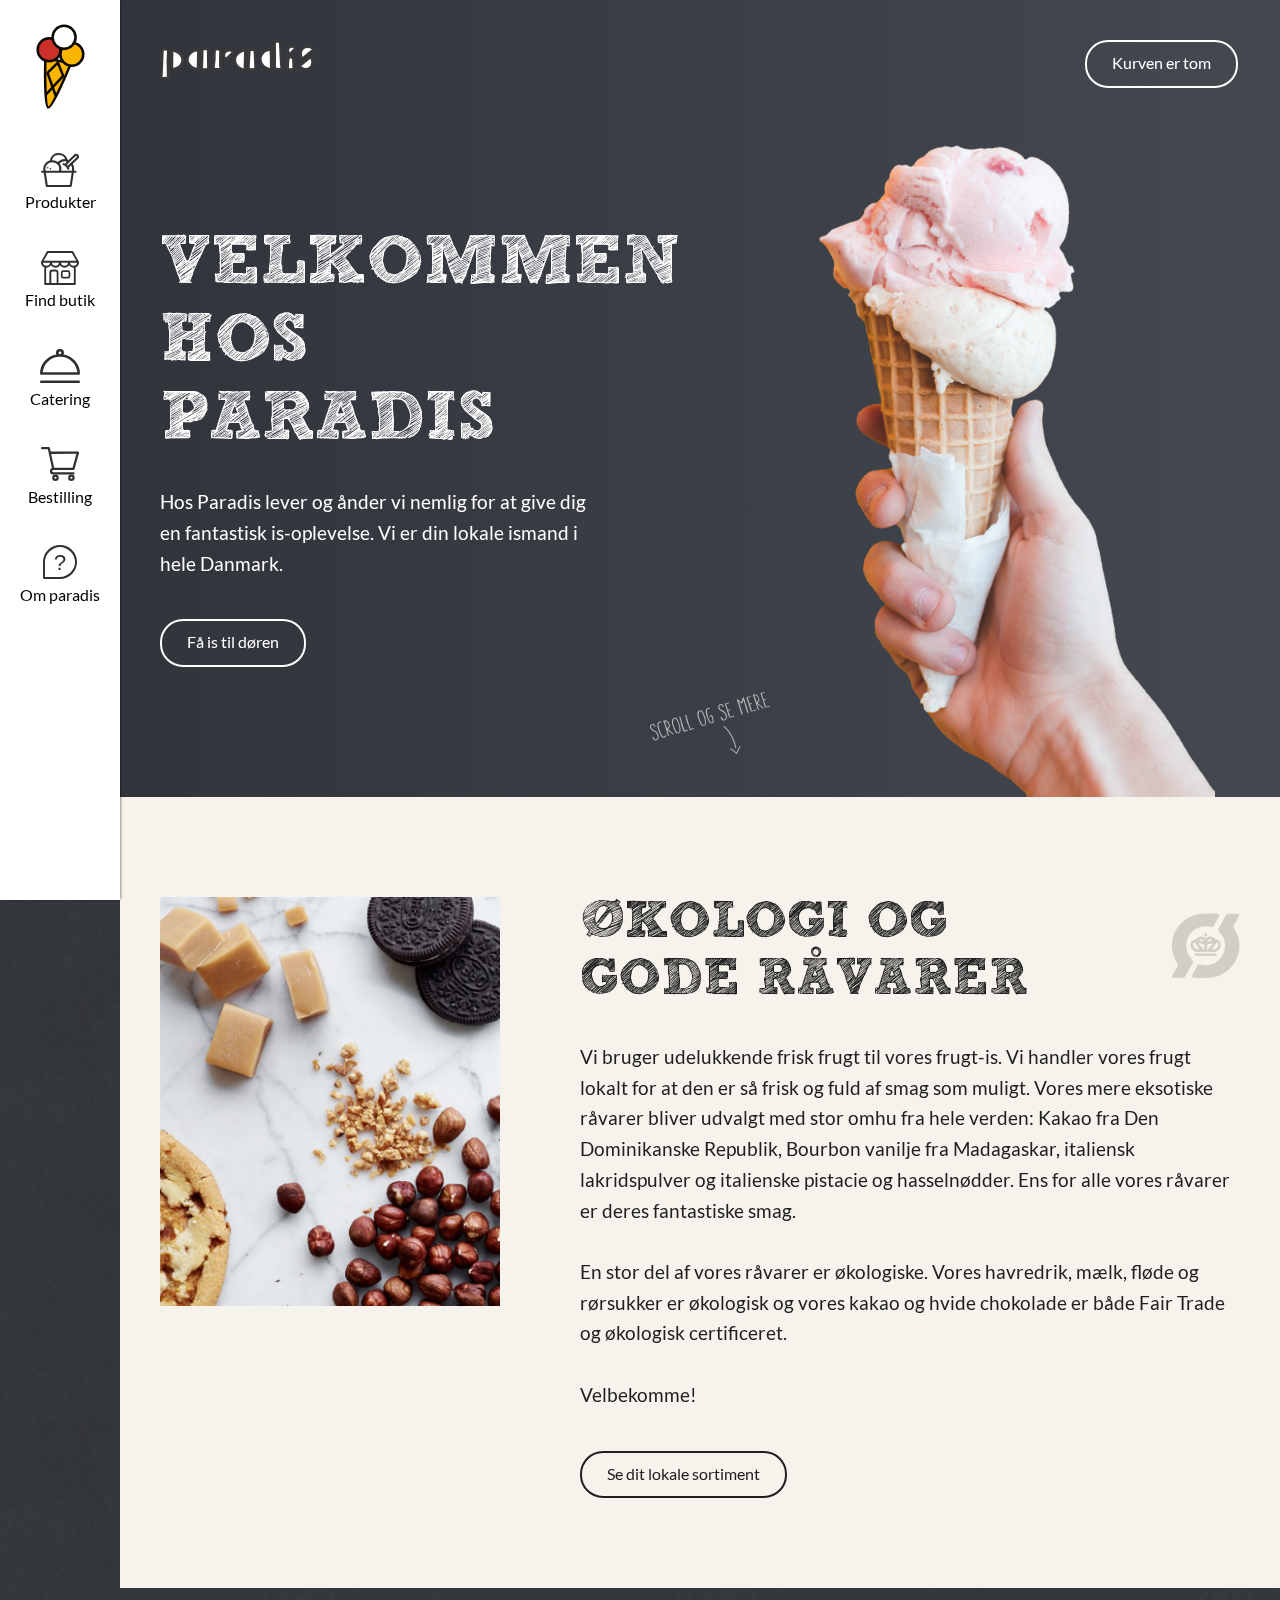
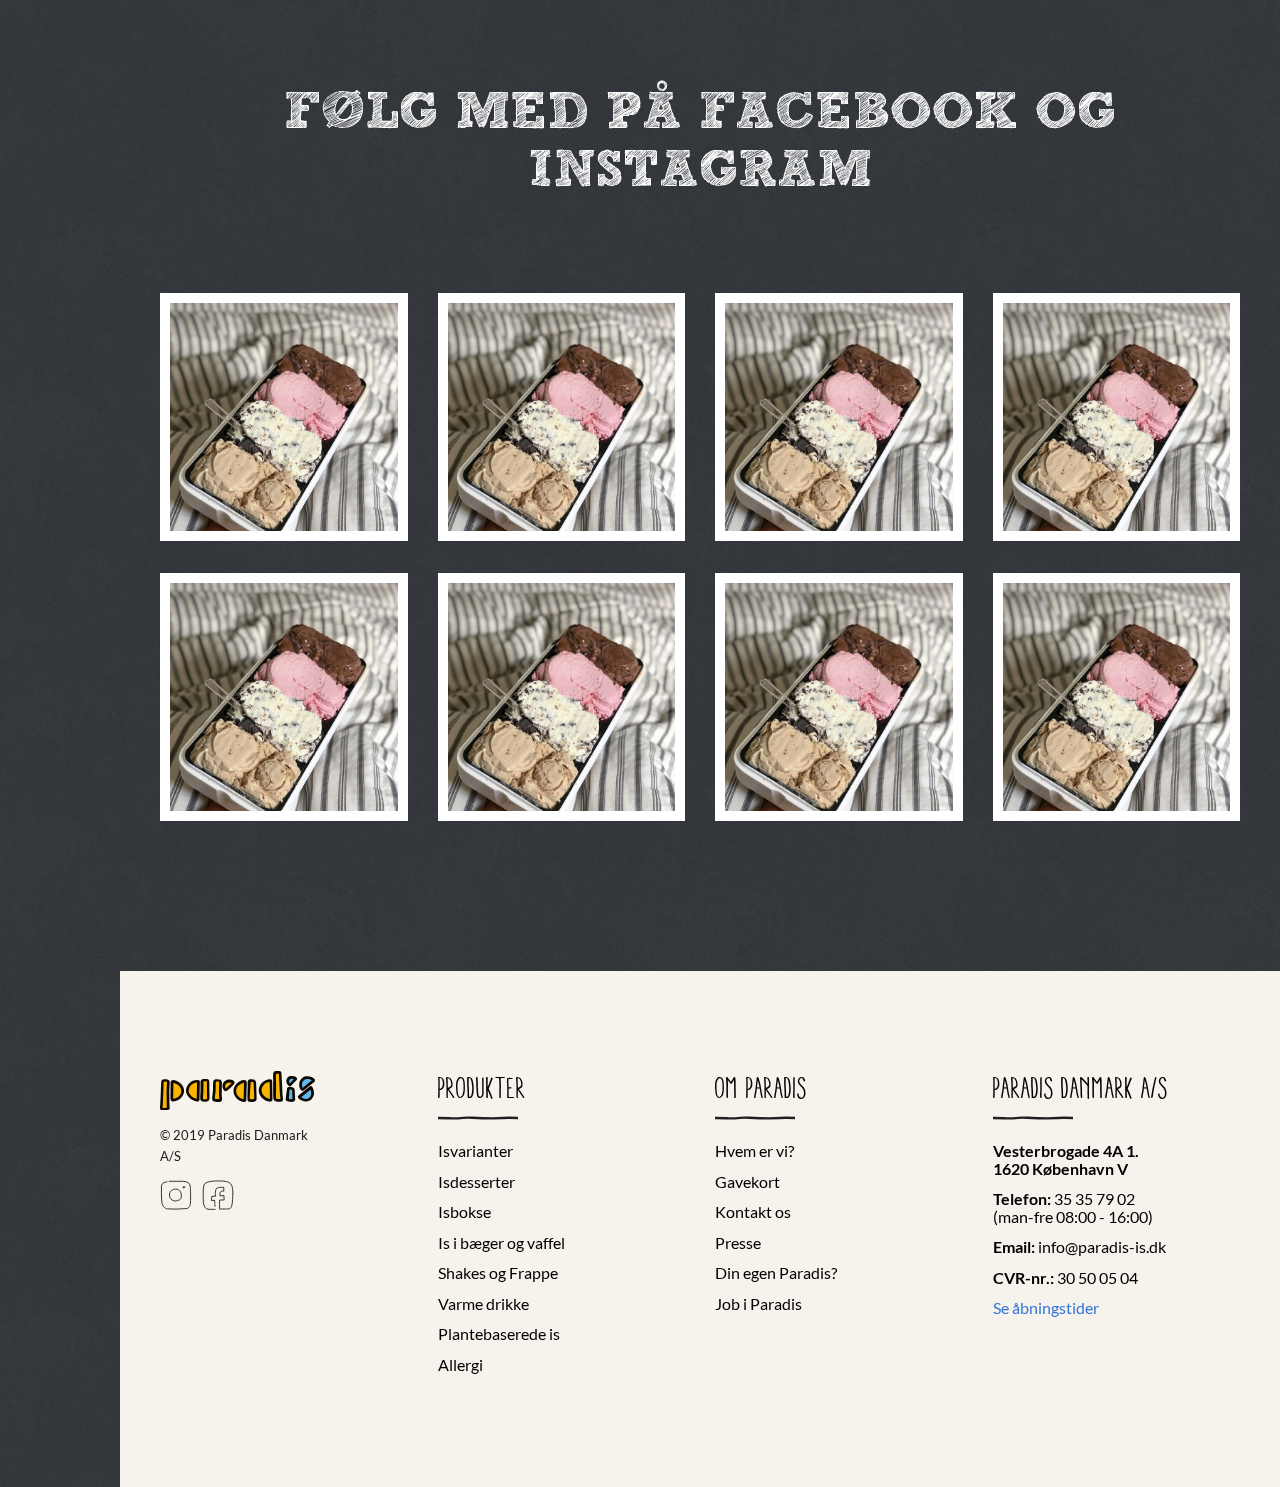
<file: index.html>
<!DOCTYPE html>
<html lang="da">
<head>
    <meta charset="UTF-8">
    <meta name="viewport" content="width=device-width, initial-scale=1.0">
    <meta http-equiv="X-UA-Compatible" content="ie=edge">
    <link rel="icon" href="assets/favicon.ico" />
    <link rel="apple-touch-icon" href="assets/logo192.png" />
    <link rel="stylesheet" href="css/main.css">
    <title>Paradis | Handcrafted Ice Cream</title>
</head>
<body>
    <div class="top-menu not-desktop" id="topbar">
        <ul class="top-menu-wrapper">
            <li class="top-menu-item"><a href="/">
                <img src='./assets/paradis.svg' alt="Paradis isvaffel logo"/>
            </a></li>
            <li class="top-menu-item mobile-cart"><a href="#">
                    <img src='./assets/paradis-vogn.svg' alt="Paradis vogn"/>
            </a></li>
        </ul>
    </div>
    <nav class="menu">
        <div class="menu-wrapper">
            <ul class="menu-item-list">
                <li class="menu-item logo-item">
                    <a href="/">
                        <svg class="logo" xmlns="http://www.w3.org/2000/svg" viewBox="0 0 50 90">
                            <defs><style>.cls-1{fill:#f9b500;stroke:#0d0802;stroke-linejoin:round;stroke-width:2.5px}</style></defs>
                            <g id="cone" data-svg-origin="23.050521850585938 38" transform="matrix(1,0,0,1,0,0)" style="transform-origin: 0px 0px 0px;">
                              <path class="cls-1" d="M10.36 38l25.54 5.38s-18.58 45-22.65 44.19S10.36 38 10.36 38z"></path>
                              <path fill="none" stroke-width="2.5" stroke-linejoin="round" stroke="#0d0802" d="M10.47 75.08l17.72-19.21-5.31-13.19-10.35 10.21 8.52 23.83"></path>
                            </g>
                            <circle id="red" cx="14.15" cy="29.68" r="11.48" stroke-width="2.5" fill="#cc302b" stroke-miterlimit="10" stroke="#0d0802" data-svg-origin="14.149999618530273 41.15999984741211" transform="matrix(1,0,0,1,0,0)" style="transform-origin: 0px 0px 0px;"></circle>
                            <circle id="yellow" class="cls-1" cx="36.81" cy="34.35" r="11.48" data-svg-origin="36.810001373291016 45.82999801635742" transform="matrix(1,0,0,1,0,0)" style="transform-origin: 0px 0px 0px;"></circle>
                            <circle id="white" cx="29.08" cy="17.27" r="11.48" fill="#fff" stroke-width="2.5" stroke-linejoin="round" stroke="#0d0802" data-svg-origin="29.079999923706055 17.270000457763672" transform="matrix(1,0,0,1,0,0)" style="transform-origin: 0px 0px 0px;"></circle>
                          </svg>
                    </a>
                </li>
                <li class="menu-item">
                    <a href="/produkter">
                        <img src='./assets/paradis-kop.svg' alt="Isbæger" id="menu-cup"/>
                        <p>Produkter</p>
                    </a>
                </li>
                <li class="menu-item">
                    <a href="/find-butik">
                        <img src='./assets/paradis-butik.svg' alt="Paradis butik" id="menu-shop"/>
                        <p>Find butik</p>
                    </a>
                </li>
                <li class="menu-item">
                    <a href="/catering">
                        <img src='./assets/paradis-klokke.svg' alt="Paradis klokke" id="menu-bell"/>
                        <p>Catering</p>
                    </a>
                </li>
                <li class="menu-item">
                    <a href="/findbutik.html">
                        <img src='./assets/paradis-vogn.svg' alt="Paradis vogn" id="menu-cart"/>
                        <p>Bestilling</p>
                    </a>
                </li>
                <li class="menu-item">
                    <a href="/om-paradis">
                        <img src='./assets/paradis-info.svg' alt="Paradis info" id="menu-info"/>
                        <p>Om paradis</p>
                    </a>
                </li>
            </ul>
        </div>
    </nav>
    <div class="site-content">
        <header class="header-bg">
            <div class="header-icecream">
                <div class="container-wide">
                    <div class="row">
                        <div class="col-xs-8 col-sm-4 col-md-4 col-lg-2">
                            <div class="logo-text">
                                <img src="/assets/paradis-logo-text-white.svg" alt="White logo">
                            </div>
                        </div>
                        <div class="col-md-8 col-lg-8 not-mobile"></div>
                        <div class="col-md-2 col-lg-2 not-mobile">
                            <div class="cart-button main-button">
                                <a href="#">Kurven er tom</a>
                            </div>
                        </div>
                    </div>
                    <div class="row">
                        <div class="col-xs-12 col-sm-6 col-md-5 col-lg-5">
                            <h1 class="heading header-heading">VELKOMMEN HOS PARADIS</h1>
                            <p class="text header-text">Hos Paradis lever og ånder vi nemlig for at give dig en fantastisk is-oplevelse. Vi er din lokale ismand i hele Danmark.</p>
                            <div class="main-button header-button">
                                <a href="#">Få is til døren</a>
                            </div>
                        </div>
                        <div class="col-xs-4"></div>
                        <div class="col-xs-3"></div>
                        <div class="scroll-for-more">
                            <img src="./assets/scroll-for-mere.svg" alt="scroll ned for mere indhold">
                        </div>
                    </div>
                </div>
            </div>
        </header>
        <div class="beige">
            <div class="container-wide eco-container">
                <div class="row">
                    <div class="col-xs-12 col-sm-12 col-md-4 col-lg-4">
                        <img class="fit-to-col eco-img" src="./assets/ingredienser.jpg" alt="De bedste råvarer er økologiske">
                    </div>
                    <div class="col-xs-12 col-sm-12 col-md-8 col-lg-8">
                        <h2 class="heading eco-heading">ØKOLOGI OG <br>GODE RÅVARER</h2>
                        <img class="eco-icon" src="./assets/øko-vektor.svg" alt="økologiske varer">
                        <p class="text eco-text">Vi bruger udelukkende frisk frugt til vores frugt-is. Vi handler vores frugt lokalt for at den er så frisk og fuld af smag som muligt. Vores mere eksotiske råvarer bliver udvalgt med stor omhu fra hele verden: Kakao fra Den Dominikanske Republik, Bourbon vanilje fra Madagaskar, italiensk lakridspulver og italienske pistacie og hasselnødder. Ens for alle vores råvarer er deres fantastiske smag. 
                                <br><br>En stor del af vores råvarer er økologiske. Vores havredrik, mælk, fløde og rørsukker er økologisk og vores kakao og hvide chokolade er både Fair Trade og økologisk certificeret.
                                <br><br>Velbekomme!
                        </p>
                        <div class="main-button eco-button">
                            <a href="#">Se dit lokale sortiment</a>
                        </div>
                    </div>
                </div>
            </div>
        </div>
        <div class="container-wide some-container">
            <div class="row center-text">
                <h2 class="heading some-header">FØLG MED PÅ FACEBOOK OG INSTAGRAM</h2>
                <div class="col-xs-6 col-sm-6 col-md-3 col-lg-3">
                    <img class="fit-to-col some-img" src="./assets/insta1.jpg" alt="">
                </div>
                <div class="col-xs-6 col-sm-6 col-md-3 col-lg-3">
                    <img class="fit-to-col some-img" src="./assets/insta1.jpg" alt="">
                </div>
                <div class="col-xs-6 col-sm-6 col-md-3 col-lg-3">
                    <img class="fit-to-col some-img" src="./assets/insta1.jpg" alt="">
                </div>
                <div class="col-xs-6 col-sm-6 col-md-3 col-lg-3">
                    <img class="fit-to-col some-img" src="./assets/insta1.jpg" alt="">
                </div>
            </div>
            <div class="row">
                <div class="col-xs-6 col-sm-6 col-md-3 col-lg-3">
                    <img class="fit-to-col some-img" src="./assets/insta1.jpg" alt="">
                </div>
                <div class="col-xs-6 col-sm-6 col-md-3 col-lg-3">
                    <img class="fit-to-col some-img" src="./assets/insta1.jpg" alt="">
                </div>
                <div class="col-xs-6 col-sm-6 col-md-3 col-lg-3">
                    <img class="fit-to-col some-img" src="./assets/insta1.jpg" alt="">
                </div>
                <div class="col-xs-6 col-sm-6 col-md-3 col-lg-3">
                    <img class="fit-to-col some-img" src="./assets/insta1.jpg" alt="">
                </div>
            </div>
        </div>
        <svg id="stroke" xmlns="http://www.w3.org/2000/svg" width="0" height="0">
            <defs>
                <path id="line" d="M2 2c49.7 2.6 100 3.1 150 1.7-46.5 2-93 4.4-139.2 7.3 45.2-1.5 90.6-1.8 135.8-.6" fill="none" stroke-linecap="round" stroke-linejoin="round" vector-effect="non-scaling-stroke"/>
            </defs>
        </svg>
        <footer class="beige">
            <div class="container-wide">
                <div class="row">
                    <div class="col-xs-8 col-sm-6 col-md-2 col-lg-2 col-xs-offset-right-4 col-sm-offset-right-6 col-md-offset-right-1">
                        <img src="./assets/paradis-logo-text.svg" alt="Paradis logo">
                        <p class="text footer-text">&copy; 2019 Paradis Danmark A/S</p>
                        <div class="some-icon-wrapper">
                                <svg xmlns="http://www.w3.org/2000/svg" viewBox="30 40 390 370">
                                    <path class="main" style="
                                      fill: none;
                                      stroke: #202020;
                                      stroke-linecap: round;
                                      stroke-linejoin: round;
                                      stroke-width: 11px;" id="instagram_line" d="M142 56.9c38.8-1.8 60.3-1.5 91.4-.9C294.6 57.2 400 40.9 400 128.9c0 20.6 6.4 109.1 1 193-1.7 26.6-10.8 66.5-55.7 66.5-51 0-79.2 10.8-221.9 3.6 0 0-74.3 2.3-74.3-119.4 0-55.5-4.3-110.9-1-163.2 2.2-33.9 48.4-46.4 66.7-47.2m220 63.9c-3.9-2.6-20.6-6.4-22.8-2.3-7.6 14.4 12.8 15 15.4 6.3-.2-3.5-4.6-6-7.7-4.3m-174.3 93.4c-2.1 60.8 52.7 83.3 86.5 74.2 39.6-10.6 56.7-11.9 58.3-59.2 2.8-81.8-62.4-92.5-96.1-78-14.4 6.1-47 13.1-48.7 63z"></path>
                                    <g id="instgram_scribble">
                                      <path class="scribble scribble1" d="M322 106.6c2.4 3.4 39.1-31.3 40.9-28.7.4.6-20.5 30.3-20.5 30.3 2.4 3.4 36.9-22.8 36.9-22.8s-30.6 32.3-28.5 35.3c0 0 38.2-25.7 40.5-22.5" style="stroke-dashoffset: 224.802; stroke-dasharray: 0px, 999999px; opacity: 0;"></path>
                                      <path class="scribble scribble2" d="M210.4 141.2c8.2 11.7 103.8-89.2 110.9-79.1s-94 80.1-94 80.1 103.6-74 104.5-72.7L243 143c2.1 3 108.3-74.4 109.2-73.1 5.2 7.4-99.8 72.3-94.5 79.9l42.1-28c.3.4-37.9 35.2-35.4 38.8 1.3 1.8 31.1-27 33.5-23.5l-19.7 28.5s21.1-19.1 23.1-16.2c0 0-15.2 21.8-13.9 23.6 0 0 97.7-69.5 102.1-63.3 0 0-102.4 70-98.6 75.5 6.8 9.7 99.7-69 99.7-69s-97.1 80.6-96.1 81.9l105.3-73.7s-110 82.3-105.6 88.6l105.2-73.7-96.5 82.2 87.6-61.3-90.7 77.7c1.3 1.9 93.7-65.2 93.7-65.2l-94.6 89.1s95.7-73.2 102.4-63.6" style="stroke-dashoffset: 2611.56; stroke-dasharray: 0px, 999999px; opacity: 0;"></path>
                                      <path class="scribble scribble3" d="M60.5 101.7s43-40.8 47.2-34.8-52.3 53-52.3 53c3.3 4.7 73.8-53.4 73.8-53.4 1.6 2.3-72.1 66.9-72.1 66.9 5.6 7.9 93-74.5 97.7-67.9l-95 81.4C62.2 150.3 170.7 69 170.7 69l-110 91.2s126-96.4 130-90.6S55.9 178.2 55.9 178.2L218.8 64.6c.1.2-157.5 122.7-157.5 122.7 3 4.3 169.1-118.4 174.6-122.3-5.4 4.1-177.5 140.3-177.3 140.6L254.4 66.7C257.1 70.5 56 216 56 216L277.7 65c8.6 12.3-227.2 154.3-220.9 164.2S294.4 68 294.4 68L60 246.8s74.1-58.7 79.2-51.3c.5.7-80.3 66.7-80.3 66.7l76.1-54.8c1.7 2.4-79.2 63.7-75.5 69 0 0 70.3-53.7 74.3-48 0 0-79.1 67-78.7 67.5 1.7 2.4 84.8-70.4 89.3-64l-87 77.1s77.9-65.4 82.2-59.4c0 0-76.8 62.9-74.2 66.6s79.4-55.6 79.4-55.6l-80.9 73.5s81.4-63.3 83.3-60.5c4.6 6.6-75.9 70-75.9 70l87.8-63.7s-83.7 72.9-82.5 74.6c0 0 80.3-72 86.7-62.9 2.3 3.2-77.3 68.8-77.3 68.8s89.2-73.2 94.2-66-94.5 80.9-94.5 80.9c6.1 8.8 109.7-76.9 109.7-76.9l-97.6 83c1.7 2.4 121.1-84.8 121.1-84.8l-105 88.2s122.5-99 128.7-90.1c4.5 6.4-105.8 88.7-105.8 88.7 10 14.1 264.5-185.2 264.5-185.2L156.7 384.1l244-170.8c6.4 9.2-222.6 170.5-222.6 170.5 6.6 9.4 221.1-161.8 224.4-157.1 0 0-210.3 151.5-205.4 158.5 0 0 189.3-139.4 192.5-134.8 0 0-176.1 134.9-174.7 136.9l183.7-128.6c6.1 8.7-176.3 118.3-167 131.6 1.7 2.5 160.3-112.3 160.3-112.3 1.3 1.8-138.7 106.3-136.1 110 0 0 130.8-101.2 135.3-94.8 1.9 2.7-112.1 86-108.7 90.8 1 1.6 113.4-79.4 113.4-79.4 2.9 4.1-104.7 76.7-99.4 84.3 0 0 95.7-69.3 96.8-67.8 3.6 5.2-71.8 61.3-70.1 63.7 0 0 73.7-60 77.6-54.4 0 0-61.7 54.4-60.1 56.8l50.3-35.2" style="stroke-dashoffset: 10637.2; stroke-dasharray: 0px, 999999px; opacity: 0;"></path>
                                    </g>
                                </svg>
                                <svg xmlns="http://www.w3.org/2000/svg" viewBox="30 40 390 370">
                                    <path id="facebook_line" class="main" style="    fill: none;
                                      stroke: #202020;
                                      stroke-linecap: round;
                                      stroke-linejoin: round;
                                      stroke-width: 11px;" d="M187.6 360.7c-2-37.2-1.5-34.9-3.5-72.1l-39.9.8c2.6-17.2 3.2-34.4 5.8-51.6 13.4-.5 30.4-.4 43.8.2-1.5-13.9-.8-24.9-.8-31.7.1-24.5-.7-54.8 22.8-69 18.6-11.3 53.7-6.5 79.9-7.2-1.1 18.7.1 28.2.7 45.5-55.2-11-47.3 38.5-48.8 56.8l51-1c-.4 34.2-.6 31.5 1.1 52.2-19.2-1.1-36.2 1.3-54.8.4-1.8 39.7-1.9 71.4-.1 111.1 1.2-.1 71.7-2.7 92.5-1.4 60.1 3.6 60.9-43.6 67.2-153.3 9.2-159.1-21.9-188.6-161.9-188.6-48.8 0-175.6-1.5-189.1 52.1C39.1 161 45.4 213 45.4 273.8c0 58.9 9.9 123.5 69.7 123.5 15 0 57.7 1.5 73.3.7"></path>
                                    <g id="facebook_scribble">
                                      <path class="scribble scribble1" d="M254.2 298.5s11.7-6.4 12.4-5.4-15 20.6-14.8 20.8 29.4-26.1 31.9-22.4-28.2 34.5-28.2 34.5c4.2 6.1 135.4-109.3 140.5-102S253.2 340.3 254.1 341.6c6.9 9.9 148.7-104.2 148.7-104.2 4.5 6.5-157.7 111-151 120.5 4.1 5.8 135.6-99.8 137.8-96.6L249.7 374c1.2 1.6 149.8-107.6 151-105.8 3.8 5.3-155.4 108.6-148.4 118.6l140.2-98.2c.3.4-123.6 96.3-123 97.1 6.7 9.5 118.5-79.4 118.5-79.4s-100.9 74.7-95.9 81.9c2.4 3.5 97.4-68.2 97.4-68.2s-75.2 65.8-74.5 66.8 66.8-57.9 72.1-50.5l-53 47.3c2.2 3.1 58.9-36.7 58.9-36.7 1.5 2.2-40.1 35.1-37.8 38.4" style="stroke-dashoffset: 2690.22; stroke-dasharray: 0px, 999999px; opacity: 0;"></path>
                                      <path class="scribble scribble2" d="M263 195.5c.3.4 19.2-12.8 19.2-12.8s-22.8 27.7-21.7 29.3c0 0 121.3-91.7 124.4-87.2 1.5 2.1-126.5 101.5-125.7 102.7L390.5 135c2.6 3.8-113.5 90.5-111.6 93.3 4.4 6.3 113.7-80.1 113.7-80.1 2 3-102.6 76.1-97.5 83.4 2.8 3.9 104.3-73.5 104.3-73.5 2.3 3.3-102.4 82.7-100.4 85.5 0 0 92.2-77.2 98.1-68.8s-95.9 81.9-95.9 81.9c6 8.4 98.2-68.8 98.2-68.8s-93.1 81.6-92 83.1c6.3 8.9 89.3-72.4 92-68.5" style="stroke-dashoffset: 1821.64; stroke-dasharray: 0px, 999999px; opacity: 0;"></path>
                                      <path class="scribble scribble3" d="M243.7 121.1s75.9-56.9 78.8-52.6c.4.5-62.6 51.7-62.6 51.7 4 5.7 76.7-49.5 77.9-47.8l-61.4 55.1 79-52.8s-59.5 46.2-56 51.3 62.7-45.8 63.6-44.6-60.8 53.6-59.1 56.1 61.2-45.1 62.2-43.6-66.3 55-62.4 60.5c2 2.8 77.4-56.3 77.4-56.3 5.2 7.4-88.2 68.9-84.7 73.9l87.7-61.4" style="stroke-dashoffset: 1164.8; stroke-dasharray: 0px, 999999px; opacity: 0;"></path>
                                      <path class="scribble scribble4" d="M62.6 88.7s7.2-7.1 8.2-5.7-12.4 23-12.3 23.2l56.6-37-61.4 55.9c.2.3 88.8-60.1 88.8-60.1l-85.6 71.7c1.9 2.6 107.6-72.2 107.6-72.2s-112.1 80.9-107.9 87c2.2 3.1 131.3-97.6 136.3-90.5.1.1-149.7 96.7-140.9 109.2 3.4 5 161-108.6 161-108.6S40.1 170.8 50.6 185.8c7 10 180.1-132.3 185.4-124.7 0 0-192.3 136.5-184.6 136.8S252.2 63.4 252.2 63.4C260.5 75.2 33 204.3 54.9 212L275 63c4.9 7-232 154.6-223.8 166.4 4.6 6.5 236.6-170.3 241.2-163.6 0 0-241.2 163.6-238.8 176.5 1.9 10 251.8-174.5 251.8-174.5S48.9 253.4 52.1 258c0 0 131.2-103.7 136.4-96.3 7.3 10.4-133.1 108.7-133.1 108.7 7.5 10.7 117.6-100.3 125.7-88.8 2.1 3.1-129.2 105.8-129.2 105.8S178.5 185.6 184.3 194L57.2 297.6c1.8 2.5 125.6-87.9 125.6-87.9 2.9 4.2-123.5 101.1-123.5 101.1s71.8-61.7 77.2-54c0 0-76 63.6-74 66.4 0 0 78.9-66.3 84.1-58.9 0 0-90.1 67.7-85.3 74.4 2.5 3.6 70.7-60.5 75.9-53.1l-70.7 64.1c1.2 1.7 78.5-64.9 83.2-58.2 0 0-85.3 69.4-82.9 72.8l98.7-69.3c5.2 7.5-84.7 74.1-84.7 74.1s91-75 96.2-67.5c1.1 1.5-91.1 78.4-91.1 78.4 1.7 2.4 93.5-66.2 93.9-65.7 5.2 7.5-82.4 72.4-82.4 72.4 5.1 7.3 83.6-58.6 83.6-58.6l-66.2 61.4c4.8 6.8 59.9-42.3 59.9-42.3s-36.6 37-34.3 40.3c.5.7 43.3-37.5 45.9-33.8s-29.6 37-29.6 37 22.7-23 25.3-19.3l-10 16.9c.8 1.1 12.8-8.2 12.8-8.2" style="stroke-dashoffset: 7447.03; stroke-dasharray: 0px, 999999px; opacity: 0;"></path>
                                    </g>
                                </svg>
                        </div>
                    </div>
                    <div class="col-xs-12 col-sm-4 col-md-3 col-lg-3">
                        <h3 class='footer-heading'>Produkter</h3>
                        <ul>
                            <li><a href="#">Isvarianter</a></li>
                            <li><a href="#">Isdesserter</a></li>
                            <li><a href="#">Isbokse</a></li>
                            <li><a href="#">Is i bæger og vaffel</a></li>
                            <li><a href="#">Shakes og Frappe</a></li>
                            <li><a href="#">Varme drikke</a></li>
                            <li><a href="#">Plantebaserede is</a></li>
                            <li><a href="#">Allergi</a></li>
                        </ul>
                    </div>
                    <div class="col-xs-12 col-sm-4 col-md-3 col-lg-3">
                            <h3 class='footer-heading'>Om Paradis</h3>
                            <ul>
                                <li><a href="#">Hvem er vi?</a></li>
                                <li><a href="#">Gavekort</a></li>
                                <li><a href="#">Kontakt os</a></li>
                                <li><a href="#">Presse</a></li>
                                <li><a href="#">Din egen Paradis?</a></li>
                                <li><a href="#">Job i Paradis</a></li>
                            </ul>
                    </div>
                    <div class="col-xs-12 col-sm-4 col-md-3 col-lg-3">
                            <h3 class='footer-heading'>Paradis Danmark A/S</h3>
                            <ul>
                                <li><b>Vesterbrogade 4A 1.<br>1620 København V</b></li>
                                <li><b>Telefon:</b> 35 35 79 02<br>(man-fre 08:00 - 16:00)</li>
                                <li><b>Email:</b> <a href="#">info@paradis-is.dk</a></li>
                                <li><b>CVR-nr.:</b> 30 50 05 04</li>
                                <li><a class="btn" href="/">Se åbningstider
                                    <svg class="button-stroke" viewBox="0 0 154 13">
                                        <use href="#line"></use>
                                    </svg>
                                    <svg class="button-stroke" viewBox="0 0 154 13">
                                        <use href="#line"></use>
                                    </svg>
                                </a></li>
                            </ul>
                    </div>
                </div>
            </div>
        </footer>
    </div>
    <script src="/js/hide-menu-on-scroll.js"></script>
</body>
</html>
</file>
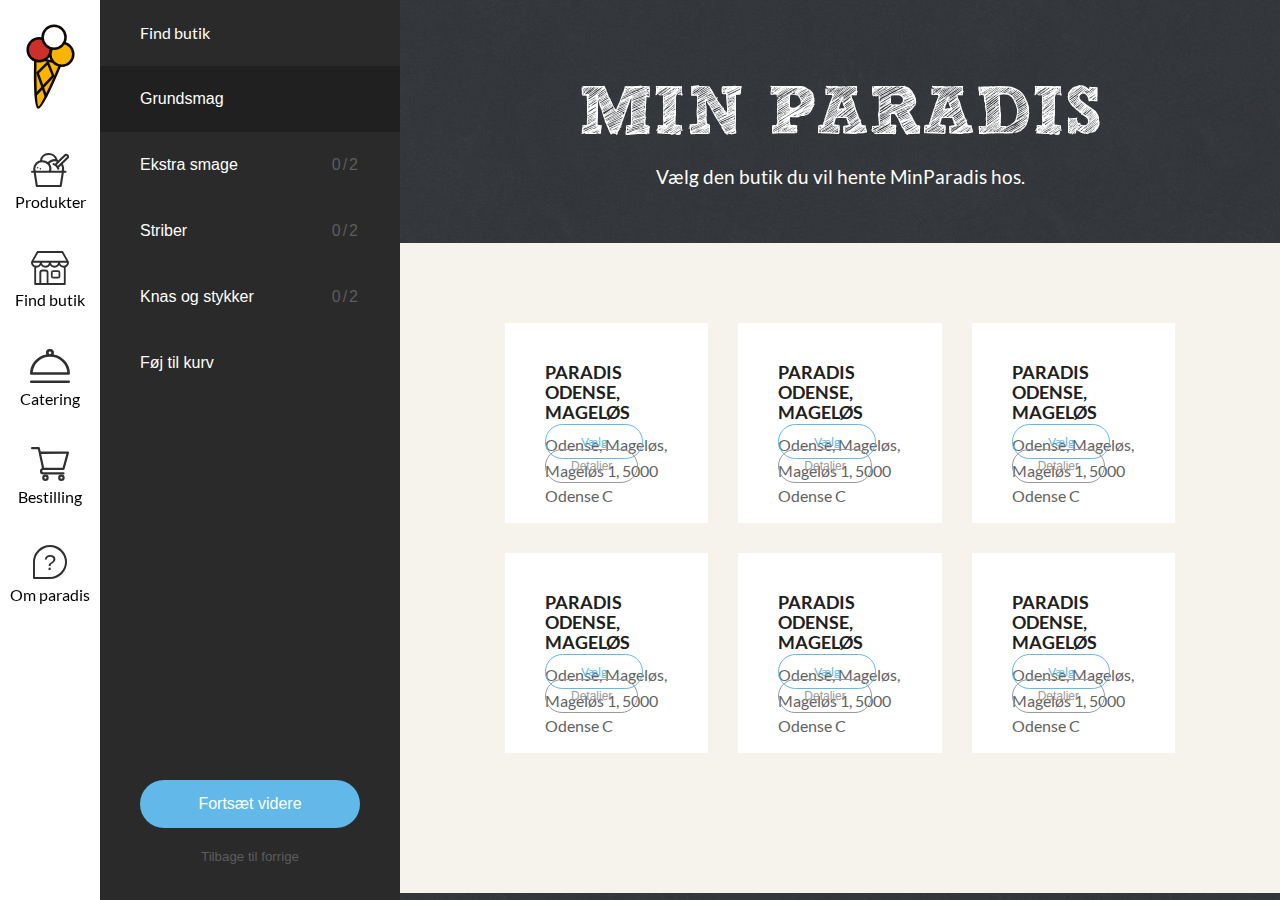
<file: findbutik.html>
<!DOCTYPE html>
<html lang="en">

<head>
    <meta charset="UTF-8" />
    <meta name="viewport" content="width=device-width, initial-scale=1.0" />
    <meta http-equiv="X-UA-Compatible" content="ie=edge" />
    <link rel="icon" href="assets/favicon.ico" />
    <link rel="apple-touch-icon" href="assets/logo192.png" />
    <link rel="stylesheet" href="css/isconfig.css" />
    <title>Paradis | Handcrafted Ice Cream</title>
</head>

<body>
    <div class="top-menu not-desktop" id="topbar">
        <ul class="top-menu-wrapper">
            <li class="top-menu-item">
                <a href="/">
                    <img src="./assets/paradis.svg" alt="Paradis isvaffel logo" />
                </a>
            </li>
            <li class="top-menu-item mobile-cart">
                <a href="#">
                    <img src="./assets/paradis-vogn.svg" alt="Paradis vogn" />
                </a>
            </li>
        </ul>
    </div>
    <nav class="menu">
        <div class="menu-wrapper">
            <ul class="menu-item-list">
                <li class="menu-item logo-item">
                    <a href="/">
                        <svg class="logo" xmlns="http://www.w3.org/2000/svg" viewBox="0 0 50 90">
                            <defs>
                                <style>
                                    .cls-1 {
                                        fill: #f9b500;
                                        stroke: #0d0802;
                                        stroke-linejoin: round;
                                        stroke-width: 2.5px;
                                    }
                                </style>
                            </defs>
                            <g id="cone" data-svg-origin="23.050521850585938 38" transform="matrix(1,0,0,1,0,0)"
                                style="transform-origin: 0px 0px 0px;">
                                <path class="cls-1" d="M10.36 38l25.54 5.38s-18.58 45-22.65 44.19S10.36 38 10.36 38z">
                                </path>
                                <path fill="none" stroke-width="2.5" stroke-linejoin="round" stroke="#0d0802"
                                    d="M10.47 75.08l17.72-19.21-5.31-13.19-10.35 10.21 8.52 23.83"></path>
                            </g>
                            <circle id="red" cx="14.15" cy="29.68" r="11.48" stroke-width="2.5" fill="#cc302b"
                                stroke-miterlimit="10" stroke="#0d0802"
                                data-svg-origin="14.149999618530273 41.15999984741211" transform="matrix(1,0,0,1,0,0)"
                                style="transform-origin: 0px 0px 0px;"></circle>
                            <circle id="yellow" class="cls-1" cx="36.81" cy="34.35" r="11.48"
                                data-svg-origin="36.810001373291016 45.82999801635742" transform="matrix(1,0,0,1,0,0)"
                                style="transform-origin: 0px 0px 0px;"></circle>
                            <circle id="white" cx="29.08" cy="17.27" r="11.48" fill="#fff" stroke-width="2.5"
                                stroke-linejoin="round" stroke="#0d0802"
                                data-svg-origin="29.079999923706055 17.270000457763672" transform="matrix(1,0,0,1,0,0)"
                                style="transform-origin: 0px 0px 0px;"></circle>
                        </svg>
                    </a>
                </li>
                <li class="menu-item">
                    <a href="/produkter">
                        <img src="./assets/paradis-kop.svg" alt="Isbæger" id="menu-cup" />
                        <p>Produkter</p>
                    </a>
                </li>
                <li class="menu-item">
                    <a href="/find-butik">
                        <img src="./assets/paradis-butik.svg" alt="Paradis butik" />
                        <p>Find butik</p>
                    </a>
                </li>
                <li class="menu-item">
                    <a href="/catering">
                        <img src="./assets/paradis-klokke.svg" alt="Paradis klokke" />
                        <p>Catering</p>
                    </a>
                </li>
                <li class="menu-item">
                    <a href="/findbutik.html">
                        <img src="./assets/paradis-vogn.svg" alt="Paradis vogn" />
                        <p>Bestilling</p>
                    </a>
                </li>
                <li class="menu-item">
                    <a href="/om-paradis">
                        <img src="./assets/paradis-info.svg" alt="Paradis info" />
                        <p>Om paradis</p>
                    </a>
                </li>
            </ul>
        </div>
    </nav>
    <div class="config-menu not-mobile" id="configMenu">
        <ul>
            <li>
                <a href="/findbutik.html">
                    Find butik
                </a>
            </li>
            <li>
                <button onclick="ChangeSection(grundsmage)" class="configmenubutton active">
                    Grundsmag
                </button>
            </li>
            <li>
                <button onclick="ChangeSection(ekstraSmage)" class="configmenubutton">
                    Ekstra smage<i class="counter">0/2</i>
                </button>
            </li>
            <li>
                <button onclick="ChangeSection(striber)" class="configmenubutton">
                    Striber<i class="counter">0/2</i>
                </button>
            </li>
            <li>
                <button onclick="ChangeSection(knas)" class="configmenubutton">
                    Knas og stykker<i class="counter">0/2</i>
                </button>
            </li>
            <li>
                <button onclick="ChangeSection(kurv)" class="configmenubutton">
                    Føj til kurv
                </button>
            </li>
        </ul>
        <div class="back-forward-wrapper">
            <button onclick="NextSection()" class="main-button not-mobile">
                Fortsæt videre
            </button>
            <button onclick="PrevSection()" class="sub-button not-mobile">
                Tilbage til forrige
            </button>
        </div>
    </div>
    <button type="button" class="menu-toggle" onclick="ToggleMenu()" id="mobileToggle">Find butik</button>
    <div class="mobile-config-menu not-desktop" id="mobileConfigMenu">
        <ul>
            <li>
                <a href="/findbutik.html" class="configmenubutton">
                    Find butik
                </a>
            </li>
            <li>
                <button onclick="ChangeSection(grundsmage)" class="configmenubutton">
                    Grundsmag
                </button>
            </li>
            <li>
                <button onclick="ChangeSection(ekstraSmage)" class="configmenubutton">
                    Ekstra smage<i class="counter">0/2</i>
                </button>
            </li>
            <li>
                <button onclick="ChangeSection(striber)" class="configmenubutton">
                    Striber<i class="counter">0/2</i>
                </button>
            </li>
            <li>
                <button onclick="ChangeSection(knas)" class="configmenubutton">
                    Knas og stykker<i class="counter">0/2</i>
                </button>
            </li>
            <li>
                <button onclick="ChangeSection(kurv)" class="configmenubutton">
                    Føj til kurv
                </button>
            </li>
        </ul>
    </div>
    <form class="site-content config-spacing" action="">
        <div class="container-wide">
            <div class="row">
                <div class="col-xs-12 center-text">
                    <h1 class="heading config-heading">MIN PARADIS</h1>
                    <p id="headConfigText" class="text config-text">
                        Vælg den butik du vil hente MinParadis hos.
                    </p>
                </div>
            </div>
        </div>
        <!-- <div class="container-wide">
            <div class="row" id="butiksearch">
                <div class="col-xs-12">
                    <div class="searchwrapper">
                        <div class="search-form">
                            <div class="address-input">
                                <input name="address" class="left" type="text" required />
                                <label for="address" class="label-address">
                                    <span class="content-address">Søg efter adresse</span>
                                </label>
                                <label for="address">
                                    <img src="/assets/search-icon.svg" alt="search icon" />
                                </label>
                            </div>
                            <div class="zipcode-input">
                                <input name="zipcode" class="right" type="text" required />
                                <label for="zipcode" class="label-zipcode">
                                    <span>By eller postnummer</span>
                                </label>
                                <label for="zipcode">
                                    <img src="/assets/search-icon.svg" alt="search icon" />
                                </label>
                                <input type="submit" value="Find butik" class="searchbutton" />
                            </div>
                        </div>
                    </div>
                </div>
            </div>
        </div> -->
        <div class="beige config-content">
            <section id="butik" class="container-wide config-section active-section">
                <div class="row">
                    <div class="col-xs-12 col-sm-4">
                        <div class="nearbyshop">
                            <h2 class="shopname">PARADIS ODENSE, MAGELØS</h2>
                            <p class="text shopaddress">
                                Odense, Mageløs, Mageløs 1, 5000 Odense C
                            </p>
                            <div class="buttonwrapper">
                                <a href="/isconfig.html" class="main-button">Vælg</a>
                                <button class="alt-sub-button">Detaljer</button>
                                <input type="radio" name="butik[]" value="1" hidden />
                            </div>
                        </div>
                    </div>
                    <div class="col-xs-12 col-sm-4">
                        <div class="nearbyshop">
                            <h2 class="shopname">PARADIS ODENSE, MAGELØS</h2>
                            <p class="text shopaddress">
                                Odense, Mageløs, Mageløs 1, 5000 Odense C
                            </p>
                            <div class="buttonwrapper">
                                <a href="/isconfig.html" class="main-button">Vælg</a>
                                <button class="alt-sub-button">Detaljer</button>
                                <input type="radio" name="butik[]" value="1" hidden />
                            </div>
                        </div>
                    </div>
                    <div class="col-xs-12 col-sm-4">
                        <div class="nearbyshop">
                            <h2 class="shopname">PARADIS ODENSE, MAGELØS</h2>
                            <p class="text shopaddress">
                                Odense, Mageløs, Mageløs 1, 5000 Odense C
                            </p>
                            <div class="buttonwrapper">
                                <a href="/isconfig.html" class="main-button">Vælg</a>
                                <button class="alt-sub-button">Detaljer</button>
                                <input type="radio" name="butik[]" value="1" hidden />
                            </div>
                        </div>
                    </div>
                    <div class="col-xs-12 col-sm-4">
                        <div class="nearbyshop">
                            <h2 class="shopname">PARADIS ODENSE, MAGELØS</h2>
                            <p class="text shopaddress">
                                Odense, Mageløs, Mageløs 1, 5000 Odense C
                            </p>
                            <div class="buttonwrapper">
                                <a href="/isconfig.html" class="main-button">Vælg</a>
                                <button class="alt-sub-button">Detaljer</button>
                                <input type="radio" name="butik[]" value="1" hidden />
                            </div>
                        </div>
                    </div>
                    <div class="col-xs-12 col-sm-4">
                        <div class="nearbyshop">
                            <h2 class="shopname">PARADIS ODENSE, MAGELØS</h2>
                            <p class="text shopaddress">
                                Odense, Mageløs, Mageløs 1, 5000 Odense C
                            </p>
                            <div class="buttonwrapper">
                                <a href="/isconfig.html" class="main-button">Vælg</a>
                                <button class="alt-sub-button">Detaljer</button>
                                <input type="radio" name="butik[]" value="1" hidden />
                            </div>
                        </div>
                    </div>
                    <div class="col-xs-12 col-sm-4">
                        <div class="nearbyshop">
                            <h2 class="shopname">PARADIS ODENSE, MAGELØS</h2>
                            <p class="text shopaddress">
                                Odense, Mageløs, Mageløs 1, 5000 Odense C
                            </p>
                            <div class="buttonwrapper">
                                <a href="/isconfig.html" class="main-button">Vælg</a>
                                <button class="alt-sub-button">Detaljer</button>
                                <input type="radio" name="butik[]" value="1" hidden />
                            </div>
                        </div>
                    </div>
                </div>
            </section>
        </div>
    </form>
    <script src="/js/select.js"></script>
</body>

</html>
</file>
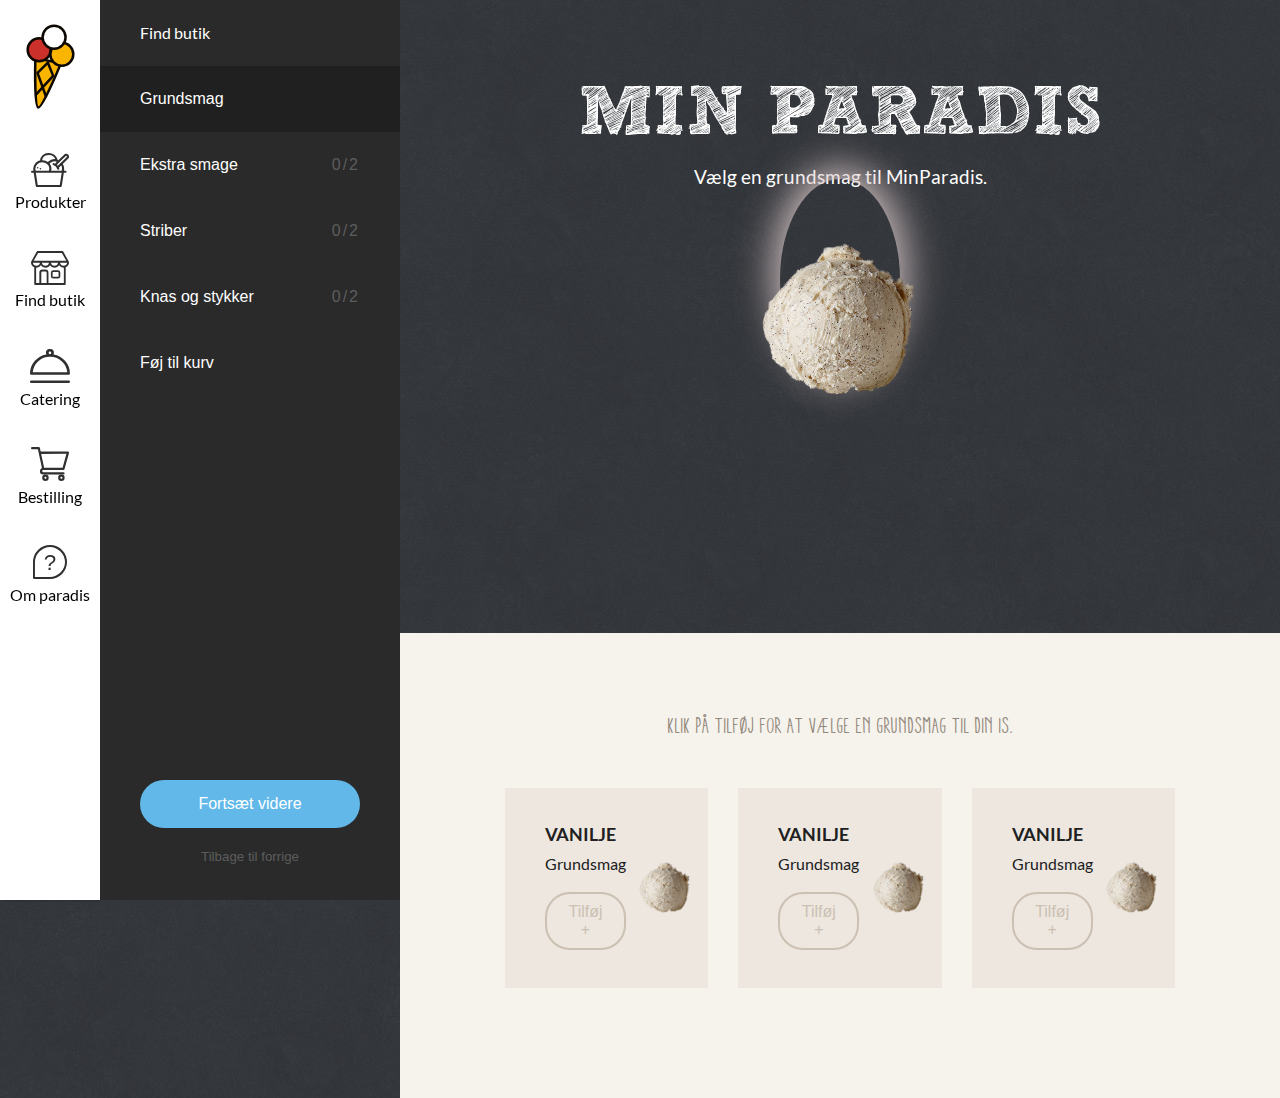
<file: isconfig.html>
<!DOCTYPE html>
<html lang="da">

<head>
    <meta charset="UTF-8" />
    <meta name="viewport" content="width=device-width, initial-scale=1.0" />
    <meta http-equiv="X-UA-Compatible" content="ie=edge" />
    <link rel="icon" href="assets/favicon.ico" />
    <link rel="apple-touch-icon" href="assets/logo192.png" />
    <link rel="stylesheet" href="css/isconfig.css" />
    <title>Paradis | Handcrafted Ice Cream</title>
</head>

<body>
    <div class="top-menu not-desktop" id="topbar">
        <ul class="top-menu-wrapper">
            <li class="top-menu-item">
                <a href="/">
                    <img src="./assets/paradis.svg" alt="Paradis isvaffel logo" />
                </a>
            </li>
            <li class="top-menu-item mobile-cart">
                <a href="#">
                    <img src="./assets/paradis-vogn.svg" alt="Paradis vogn" />
                </a>
            </li>
        </ul>
    </div>
    <nav class="menu">
        <div class="menu-wrapper">
            <ul class="menu-item-list">
                <li class="menu-item logo-item">
                    <a href="/">
                        <svg class="logo" xmlns="http://www.w3.org/2000/svg" viewBox="0 0 50 90">
                            <defs>
                                <style>
                                    .cls-1 {
                                        fill: #f9b500;
                                        stroke: #0d0802;
                                        stroke-linejoin: round;
                                        stroke-width: 2.5px;
                                    }
                                </style>
                            </defs>
                            <g id="cone" data-svg-origin="23.050521850585938 38" transform="matrix(1,0,0,1,0,0)"
                                style="transform-origin: 0px 0px 0px;">
                                <path class="cls-1" d="M10.36 38l25.54 5.38s-18.58 45-22.65 44.19S10.36 38 10.36 38z">
                                </path>
                                <path fill="none" stroke-width="2.5" stroke-linejoin="round" stroke="#0d0802"
                                    d="M10.47 75.08l17.72-19.21-5.31-13.19-10.35 10.21 8.52 23.83"></path>
                            </g>
                            <circle id="red" cx="14.15" cy="29.68" r="11.48" stroke-width="2.5" fill="#cc302b"
                                stroke-miterlimit="10" stroke="#0d0802"
                                data-svg-origin="14.149999618530273 41.15999984741211" transform="matrix(1,0,0,1,0,0)"
                                style="transform-origin: 0px 0px 0px;"></circle>
                            <circle id="yellow" class="cls-1" cx="36.81" cy="34.35" r="11.48"
                                data-svg-origin="36.810001373291016 45.82999801635742" transform="matrix(1,0,0,1,0,0)"
                                style="transform-origin: 0px 0px 0px;"></circle>
                            <circle id="white" cx="29.08" cy="17.27" r="11.48" fill="#fff" stroke-width="2.5"
                                stroke-linejoin="round" stroke="#0d0802"
                                data-svg-origin="29.079999923706055 17.270000457763672" transform="matrix(1,0,0,1,0,0)"
                                style="transform-origin: 0px 0px 0px;"></circle>
                        </svg>
                    </a>
                </li>
                <li class="menu-item">
                    <a href="/produkter">
                        <img src="./assets/paradis-kop.svg" alt="Isbæger" id="menu-cup" />
                        <p>Produkter</p>
                    </a>
                </li>
                <li class="menu-item">
                    <a href="/find-butik">
                        <img src="./assets/paradis-butik.svg" alt="Paradis butik" />
                        <p>Find butik</p>
                    </a>
                </li>
                <li class="menu-item">
                    <a href="/catering">
                        <img src="./assets/paradis-klokke.svg" alt="Paradis klokke" />
                        <p>Catering</p>
                    </a>
                </li>
                <li class="menu-item">
                    <a href="/findbutik.html">
                        <img src="./assets/paradis-vogn.svg" alt="Paradis vogn" />
                        <p>Bestilling</p>
                    </a>
                </li>
                <li class="menu-item">
                    <a href="/om-paradis">
                        <img src="./assets/paradis-info.svg" alt="Paradis info" />
                        <p>Om paradis</p>
                    </a>
                </li>
            </ul>
        </div>
    </nav>
    <div class="config-menu not-mobile" id="configMenu">
        <ul>
            <li>
                <a href="/findbutik.html">
                    Find butik
                </a>
            </li>
            <li>
                <button onclick="ChangeSection(grundsmage)" class="configmenubutton active">
                    Grundsmag
                </button>
            </li>
            <li>
                <button onclick="ChangeSection(ekstraSmage)" class="configmenubutton">
                    Ekstra smage<i class="counter">0/2</i>
                </button>
            </li>
            <li>
                <button onclick="ChangeSection(striber)" class="configmenubutton">
                    Striber<i class="counter">0/2</i>
                </button>
            </li>
            <li>
                <button onclick="ChangeSection(knas)" class="configmenubutton">
                    Knas og stykker<i class="counter">0/2</i>
                </button>
            </li>
            <li>
                <button onclick="ChangeSection(kurv)" class="configmenubutton">
                    Føj til kurv
                </button>
            </li>
        </ul>
        <div class="back-forward-wrapper">
            <button onclick="NextSection()" class="main-button not-mobile">
                Fortsæt videre
            </button>
            <button onclick="PrevSection()" class="sub-button not-mobile">
                Tilbage til forrige
            </button>
        </div>
    </div>
    <button type="button" class="menu-toggle" onclick="ToggleMenu()" id="mobileToggle">Grundsmag</button>
    <div class="mobile-config-menu not-desktop" id="mobileConfigMenu">
        <ul>
            <li>
                <a href="/findbutik.html" class="configmenubutton">
                    Find butik
                </a>
            </li>
            <li>
                <button onclick="ChangeSection(grundsmage)" class="configmenubutton">
                    Grundsmag
                </button>
            </li>
            <li>
                <button onclick="ChangeSection(ekstraSmage)" class="configmenubutton">
                    Ekstra smage<i class="counter">0/2</i>
                </button>
            </li>
            <li>
                <button onclick="ChangeSection(striber)" class="configmenubutton">
                    Striber<i class="counter">0/2</i>
                </button>
            </li>
            <li>
                <button onclick="ChangeSection(knas)" class="configmenubutton">
                    Knas og stykker<i class="counter">0/2</i>
                </button>
            </li>
            <li>
                <button onclick="ChangeSection(kurv)" class="configmenubutton">
                    Føj til kurv
                </button>
            </li>
        </ul>
        <div class="back-forward-wrapper">
            <button onclick="PrevSection()" class="not-desktop left-chev" id="prevChev" style="visibility: hidden;">
                <img src="/assets/chevron_left-24px.svg" alt="left chevron">
            </button>
            <button onclick="NextSection()" class="not-desktop right-chev" id="nextChev">
                <img src="/assets/chevron_right-24px.svg" alt="right chevron">
            </button>
        </div>
    </div>
    <form class="site-content config-spacing">
        <div class="container-wide">
            <div class="row">
                <div class="col-xs-12 center-text">
                    <h1 class="heading config-heading">MIN PARADIS</h1>
                    <p id="headConfigText" class="text config-text">
                        Vælg en grundsmag til MinParadis.
                    </p>
                </div>
            </div>
        </div>
        <div class="container-wide">
            <div class="row" id="icecream">
                <div class="col-xs-12 center-text">
                    <div class="config-icecream-wrapper">
                        <img class="config-icecream" src="/assets/is/vanilje.png" alt="vanilla" />
                        <div class="config-icecream-glow"></div>
                    </div>
                </div>
            </div>
        </div>
        <div class="beige config-content">
            <section id="grundsmage" class="container-wide config-section active-section">
                <div class="row">
                    <div class="col-xs-12 center-text">
                        <h3 class="config-desc-heading">
                            Klik på tilføj for at vælge en grundsmag til din is.
                        </h3>
                    </div>
                </div>
                <div class="row item-row">
                    <div class="col-xs-12 col-sm-4">
                        <div class="config-item">
                            <div class="text-wrapper">
                                <h3 class="item-name">VANILJE</h3>
                                <h4 class="item-sub">Grundsmag</h4>
                                <button onclick="SelectOne(this)" type="button">Tilføj +</button>
                                <input type="radio" name="grundsmag[]" value="1" hidden />
                            </div>
                            <div class="item-thumb">
                                <img src="/assets/is/vanilje.png" alt="vanilla" />
                            </div>
                        </div>
                    </div>
                    <div class="col-xs-12 col-sm-4">
                        <div class="config-item">
                            <div class="text-wrapper">
                                <h3 class="item-name">VANILJE</h3>
                                <h4 class="item-sub">Grundsmag</h4>
                                <button onclick="SelectOne(this)" type="button">Tilføj +</button>
                                <input type="radio" name="grundsmag[]" value="1" hidden />
                            </div>
                            <div class="item-thumb">
                                <img src="/assets/is/vanilje.png" alt="vanilla" />
                            </div>
                        </div>
                    </div>
                    <div class="col-xs-12 col-sm-4">
                        <div class="config-item">
                            <div class="text-wrapper">
                                <h3 class="item-name">VANILJE</h3>
                                <h4 class="item-sub">Grundsmag</h4>
                                <button type="button" onclick="SelectOne(this)">Tilføj +</button>
                                <input type="radio" name="grundsmag[]" value="1" hidden />
                            </div>
                            <div class="item-thumb">
                                <img src="/assets/is/vanilje.png" alt="vanilla" />
                            </div>
                        </div>
                    </div>
                </div>
            </section>
            <section id="ekstraSmage" class="container-wide config-section">
                <div class="row">
                    <div class="col-xs-12 center-text">
                        <h3 class="config-desc-heading">
                            Klik på tilføj for hver ingrediens du vil have med.
                        </h3>
                    </div>
                </div>
                <div class="row item-row">
                    <div class="col-xs-12 col-sm-4">
                        <div class="config-item">
                            <div class="text-wrapper">
                                <h3 class="item-name">VANILJE</h3>
                                <h4 class="item-sub">+10 DKK</h4>
                                <button type="button" onclick="Select(this)">Tilføj +</button>
                                <input type="checkbox" name="ekstraSmage[]" value="1" hidden />
                            </div>
                            <div class="item-thumb">
                                <img src="/assets/is/vanilje.png" alt="vanilla" />
                            </div>
                        </div>
                    </div>
                    <div class="col-xs-12 col-sm-4">
                        <div class="config-item">
                            <div class="text-wrapper">
                                <h3 class="item-name">VANILJE</h3>
                                <h4 class="item-sub">+10 DKK</h4>
                                <button type="button" onclick="Select(this)">Tilføj +</button>
                                <input type="checkbox" name="ekstraSmage[]" value="1" hidden />
                            </div>
                            <div class="item-thumb">
                                <img src="/assets/is/vanilje.png" alt="vanilla" />
                            </div>
                        </div>
                    </div>
                    <div class="col-xs-12 col-sm-4">
                        <div class="config-item">
                            <div class="text-wrapper">
                                <h3 class="item-name">VANILJE</h3>
                                <h4 class="item-sub">+10 DKK</h4>
                                <button type="button" onclick="Select(this)">Tilføj +</button>
                                <input type="checkbox" name="ekstraSmage[]" value="1" hidden />
                            </div>
                            <div class="item-thumb">
                                <img src="/assets/is/vanilje.png" alt="vanilla" />
                            </div>
                        </div>
                    </div>

                    <div class="col-xs-12 col-sm-4">
                        <div class="config-item">
                            <div class="text-wrapper">
                                <h3 class="item-name">VANILJE</h3>
                                <h4 class="item-sub">+10 DKK</h4>
                                <button type="button" onclick="Select(this)">Tilføj +</button>
                                <input type="checkbox" name="ekstraSmage[]" value="1" hidden />
                            </div>
                            <div class="item-thumb">
                                <img src="/assets/is/vanilje.png" alt="vanilla" />
                            </div>
                        </div>
                    </div>
                    <div class="col-xs-12 col-sm-4">
                        <div class="config-item">
                            <div class="text-wrapper">
                                <h3 class="item-name">VANILJE</h3>
                                <h4 class="item-sub">+10 DKK</h4>
                                <button type="button" onclick="Select(this)">Tilføj +</button>
                                <input type="checkbox" name="ekstraSmage[]" value="1" hidden />
                            </div>
                            <div class="item-thumb">
                                <img src="/assets/is/vanilje.png" alt="vanilla" />
                            </div>
                        </div>
                    </div>
                    <div class="col-xs-12 col-sm-4">
                        <div class="config-item">
                            <div class="text-wrapper">
                                <h3 class="item-name">VANILJE</h3>
                                <h4 class="item-sub">+10 DKK</h4>
                                <button type="button" onclick="Select(this)">Tilføj +</button>
                                <input type="checkbox" name="ekstraSmage[]" value="1" hidden />
                            </div>
                            <div class="item-thumb">
                                <img src="/assets/is/vanilje.png" alt="vanilla" />
                            </div>
                        </div>
                    </div>
                </div>
            </section>
            <section id="striber" class="container-wide config-section">
                <div class="row">
                    <div class="col-xs-12 center-text">
                        <h3 class="config-desc-heading">
                            Klik på tilføj for hver slags stribe du vil have med.
                        </h3>
                    </div>
                </div>
                <div class="row item-row">
                    <div class="col-xs-12 col-sm-4">
                        <div class="config-item">
                            <div class="text-wrapper">
                                <h3 class="item-name">VANILJE</h3>
                                <h4 class="item-sub">+10 DKK</h4>
                                <button type="button" onclick="Select(this)">Tilføj +</button>
                                <input type="checkbox" name="striber[]" value="1" hidden />
                            </div>
                            <div class="item-thumb">
                                <img src="/assets/is/vanilje.png" alt="vanilla" />
                            </div>
                        </div>
                    </div>
                    <div class="col-xs-12 col-sm-4">
                        <div class="config-item">
                            <div class="text-wrapper">
                                <h3 class="item-name">VANILJE</h3>
                                <h4 class="item-sub">+10 DKK</h4>
                                <button type="button" onclick="Select(this)">Tilføj +</button>
                                <input type="checkbox" name="striber[]" value="1" hidden />
                            </div>
                            <div class="item-thumb">
                                <img src="/assets/is/vanilje.png" alt="vanilla" />
                            </div>
                        </div>
                    </div>
                    <div class="col-xs-12 col-sm-4">
                        <div class="config-item">
                            <div class="text-wrapper">
                                <h3 class="item-name">VANILJE</h3>
                                <h4 class="item-sub">+10 DKK</h4>
                                <button type="button" onclick="Select(this)">Tilføj +</button>
                                <input type="checkbox" name="striber[]" value="1" hidden />
                            </div>
                            <div class="item-thumb">
                                <img src="/assets/is/vanilje.png" alt="vanilla" />
                            </div>
                        </div>
                    </div>
                    <div class="col-xs-12 col-sm-4">
                        <div class="config-item">
                            <div class="text-wrapper">
                                <h3 class="item-name">VANILJE</h3>
                                <h4 class="item-sub">+10 DKK</h4>
                                <button type="button" onclick="Select(this)">Tilføj +</button>
                                <input type="checkbox" name="striber[]" value="1" hidden />
                            </div>
                            <div class="item-thumb">
                                <img src="/assets/is/vanilje.png" alt="vanilla" />
                            </div>
                        </div>
                    </div>
                    <div class="col-xs-12 col-sm-4">
                        <div class="config-item">
                            <div class="text-wrapper">
                                <h3 class="item-name">VANILJE</h3>
                                <h4 class="item-sub">+10 DKK</h4>
                                <button type="button" onclick="Select(this)">Tilføj +</button>
                                <input type="checkbox" name="striber[]" value="1" hidden />
                            </div>
                            <div class="item-thumb">
                                <img src="/assets/is/vanilje.png" alt="vanilla" />
                            </div>
                        </div>
                    </div>
                    <div class="col-xs-12 col-sm-4">
                        <div class="config-item">
                            <div class="text-wrapper">
                                <h3 class="item-name">VANILJE</h3>
                                <h4 class="item-sub">+10 DKK</h4>
                                <button type="button" onclick="Select(this)">Tilføj +</button>
                                <input type="checkbox" name="striber[]" value="1" hidden />
                            </div>
                            <div class="item-thumb">
                                <img src="/assets/is/vanilje.png" alt="vanilla" />
                            </div>
                        </div>
                    </div>
                </div>
            </section>
            <section id="knas" class="container-wide config-section">
                <div class="row">
                    <div class="col-xs-12 center-text">
                        <h3 class="config-desc-heading">
                            Klik på tilføj for hver slags knas du vil have med.
                        </h3>
                    </div>
                </div>
                <div class="row item-row">
                    <div class="col-xs-12 col-sm-4">
                        <div class="config-item">
                            <div class="text-wrapper">
                                <h3 class="item-name">VANILJE</h3>
                                <h4 class="item-sub">+10 DKK</h4>
                                <button type="button" onclick="Select(this)">Tilføj +</button>
                                <input type="checkbox" name="knas[]" value="1" hidden />
                            </div>
                            <div class="item-thumb">
                                <img src="/assets/is/vanilje.png" alt="vanilla" />
                            </div>
                        </div>
                    </div>
                    <div class="col-xs-12 col-sm-4">
                        <div class="config-item">
                            <div class="text-wrapper">
                                <h3 class="item-name">VANILJE</h3>
                                <h4 class="item-sub">+10 DKK</h4>
                                <button type="button" onclick="Select(this)">Tilføj +</button>
                                <input type="checkbox" name="knas[]" value="1" hidden />
                            </div>
                            <div class="item-thumb">
                                <img src="/assets/is/vanilje.png" alt="vanilla" />
                            </div>
                        </div>
                    </div>
                    <div class="col-xs-12 col-sm-4">
                        <div class="config-item">
                            <div class="text-wrapper">
                                <h3 class="item-name">VANILJE</h3>
                                <h4 class="item-sub">+10 DKK</h4>
                                <button type="button" onclick="Select(this)">Tilføj +</button>
                                <input type="checkbox" name="knas[]" value="1" hidden />
                            </div>
                            <div class="item-thumb">
                                <img src="/assets/is/vanilje.png" alt="vanilla" />
                            </div>
                        </div>
                    </div>
                    <div class="col-xs-12 col-sm-4">
                        <div class="config-item">
                            <div class="text-wrapper">
                                <h3 class="item-name">VANILJE</h3>
                                <h4 class="item-sub">+10 DKK</h4>
                                <button type="button" onclick="Select(this)">Tilføj +</button>
                                <input type="checkbox" name="knas[]" value="1" hidden />
                            </div>
                            <div class="item-thumb">
                                <img src="/assets/is/vanilje.png" alt="vanilla" />
                            </div>
                        </div>
                    </div>
                    <div class="col-xs-12 col-sm-4">
                        <div class="config-item">
                            <div class="text-wrapper">
                                <h3 class="item-name">VANILJE</h3>
                                <h4 class="item-sub">+10 DKK</h4>
                                <button type="button" onclick="Select(this)">Tilføj +</button>
                                <input type="checkbox" name="knas[]" value="1" hidden />
                            </div>
                            <div class="item-thumb">
                                <img src="/assets/is/vanilje.png" alt="vanilla" />
                            </div>
                        </div>
                    </div>
                    <div class="col-xs-12 col-sm-4">
                        <div class="config-item">
                            <div class="text-wrapper">
                                <h3 class="item-name">VANILJE</h3>
                                <h4 class="item-sub">+10 DKK</h4>
                                <button type="button" onclick="Select(this)">Tilføj +</button>
                                <input type="checkbox" name="knas[]" value="1" hidden />
                            </div>
                            <div class="item-thumb">
                                <img src="/assets/is/vanilje.png" alt="vanilla" />
                            </div>
                        </div>
                    </div>
                </div>
            </section>
            <section id="kurv" class="container-wide config-section">
                <div class="row">
                    <div class="col-xs-12">
                        <h3 class="config-desc-heading">
                            Bekræft dine valg og tilføj til kurv.
                        </h3>
                    </div>
                    <div class="col-xs-12 col-sm-4">
                        <div class="config-item">
                            <div class="text-wrapper">
                                <h3 class="item-name">VANILJE</h3>
                                <h4 class="item-sub">Grundsmag</h4>
                            </div>
                            <div class="item-thumb">
                                <img src="/assets/is/vanilje.png" alt="vanilla" />
                            </div>
                        </div>
                    </div>
                    <div class="col-xs-12 col-sm-4">
                        <div class="config-item">
                            <div class="text-wrapper">
                                <h3 class="item-name">VANILJE</h3>
                                <h4 class="item-sub">Ekstra smag</h4>
                            </div>
                            <div class="item-thumb">
                                <img src="/assets/is/vanilje.png" alt="vanilla" />
                            </div>
                        </div>
                    </div>
                    <div class="col-xs-12 col-sm-4">
                        <div class="config-item">
                            <div class="text-wrapper">
                                <h3 class="item-name">VANILJE</h3>
                                <h4 class="item-sub">Striber</h4>
                            </div>
                            <div class="item-thumb">
                                <img src="/assets/is/vanilje.png" alt="vanilla" />
                            </div>
                        </div>
                    </div>
                    <div class="col-xs-12 col-sm-4">
                        <div class="config-item">
                            <div class="text-wrapper">
                                <h3 class="item-name">VANILJE</h3>
                                <h4 class="item-sub">Knas</h4>
                            </div>
                            <div class="item-thumb">
                                <img src="/assets/is/vanilje.png" alt="vanilla" />
                            </div>
                        </div>
                    </div>
                    <div class="col-xs-12">
                        <h2>
                            Du har valgt butikken: <br><span style="font-weight: bold;">PARADIS ODENSE, MAGELØS</span>
                        </h2>
                    </div>
                    <div class="col-xs-12">
                        <h2>
                            Din pris: <br><span style="font-weight: bold;">40 DKK</span>
                        </h2>
                    </div>
                </div>
            </section>
        </div>
    </form>
    <script src="/js/change-active.js"></script>
    <script src="/js/select.js"></script>
</body>

</html>
</file>
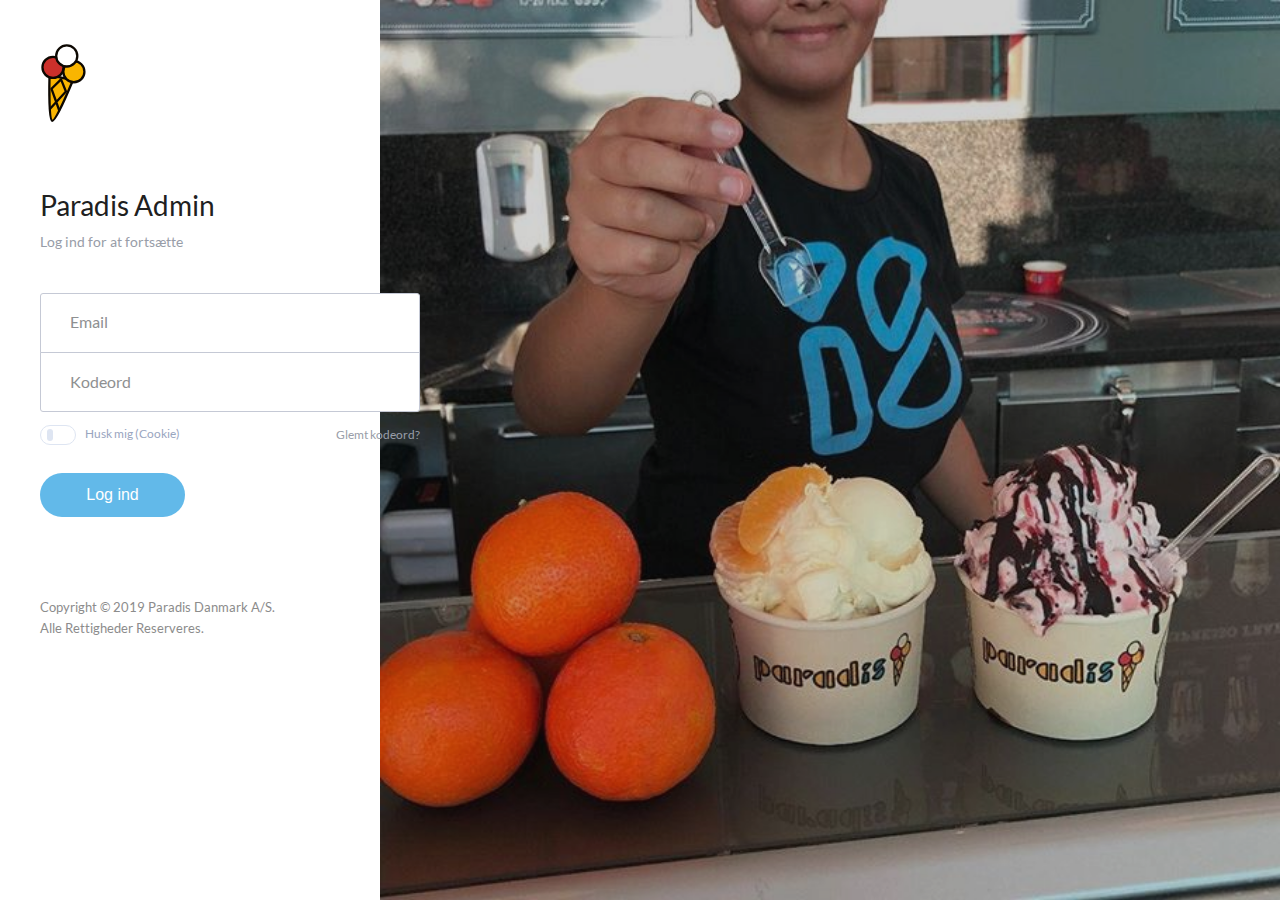
<file: login.html>
<!DOCTYPE html>
<html lang="da">
<head>
    <meta charset="UTF-8">
    <meta name="viewport" content="width=device-width, initial-scale=1.0">
    <meta http-equiv="X-UA-Compatible" content="ie=edge">
    <link rel="icon" href="assets/favicon.ico" />
    <link rel="apple-touch-icon" href="assets/logo192.png" />
    <link rel="stylesheet" href="css/login.css">
    <title>Paradis | Handcrafted Ice Cream</title>
</head>
<body class="login">
    <div class="login-hero-container not-mobile">
            <img class="login-hero" src="./assets/insta2.jpg" alt="Large side image">
    </div>
    <div class="container-wide">
        <img class="login-logo" src="./assets/paradis.svg" alt="Paradis isvaffel logo">
        <div class="row login-row">
            <div class="col-xs-12 col-sm-12 col-md-8 col-lg-4 login-wrapper">
                <h2 class="login-heading">Paradis Admin</h2>
                <p class="text login-text">Log ind for at fortsætte</p>
                <form class="login-form" action="/admin/login" method="post">
                    <div class="email-input">
                        <input name="email" class="top" type="email" required /> 
                        <label for="email" class="label-email">
                            <span class="content-email">Email</span>
                        </label>
                    </div>
                    <div class="password-input">
                        <input name="pass" class="bottom" type="password" required />
                        <label for="pass" class="label-password">
                            <span>Kodeord</span>
                        </label>
                    </div>
                    <div class="cookie-wrapper">
                        <label class="si si-switcher" for="defaultSwitcher"><input style="display: none;" id="defaultSwitcher" type="checkbox"/><span class="si-label">Husk mig (Cookie)</span> </label><label class="forgot-password">Glemt kodeord?</label>
                    </div>
                    <input name="login-submit" type="submit" value="Log ind" class="login-button" />
                </form>
                <div class="copyright-wrapper">
                    <p class="text footer-text copyright">Copyright &copy; 2019 Paradis Danmark A/S. <br>Alle Rettigheder Reserveres.</p>
                </div>
            </div>
        </div>
    </div>
</body>
</html>
</file>
<file: css/main.css>
/** Imports **/
@import url("reset.css");
@import url("grid.css");
/** Fonts **/
@import url("../assets/fonts/OpenSans/OpenSans.css");
@import url("../assets/fonts/SketchBlockBold/SketchBlockBold.css");
@import url("../assets/fonts/Lato/Lato.css");
@import url("../assets/fonts/AracneCondensed/AracneCondensed.css");
body {
  background: #4c5466;
  font-family: Lato;
  font-weight: 400;
  font-size: 16px;
  background-image: url("../assets/tavle_bg.jpg");
}

body.login {
  background: #fff;
  background-image: none;
}

.site-content {
  margin-left: 120px;
}

.site-content.config-spacing {
  margin-left: 420px;
}

.header-bg {
  padding-top: 40px;
  background: #31343b;
  background: -webkit-gradient(linear, left top, right top, from(#31343b), to(#444850));
  background: linear-gradient(90deg, #31343b 0%, #444850 100%);
}

.beige {
  background: #F6F2EC;
}

.beige.config-content {
  padding: 80px 0;
}

button {
  -webkit-box-sizing: border-box;
          box-sizing: border-box;
  border: none;
  outline: none;
}

button.main-button {
  display: inline-block;
  padding: 15px 50px;
  background: #62B9E9;
  color: #fff;
  width: 220px;
  border-radius: 25px;
  font-size: 1rem;
  margin-bottom: 20px;
}

button.main-button:hover {
  -webkit-transition: .3s;
  transition: .3s;
  background: #519abe;
  cursor: pointer;
}

button.sub-button {
  background: none;
  color: #5D5D5D;
}

button.sub-button:hover {
  -webkit-transition: .3s;
  transition: .3s;
  color: #727272;
  cursor: pointer;
}

.main-button {
  display: -webkit-box;
  display: -ms-flexbox;
  display: flex;
  -webkit-box-align: center;
      -ms-flex-align: center;
          align-items: center;
}

.main-button a {
  border: 2px solid #fff;
  border-radius: 23px;
  padding: 12px 25px 14px;
  color: #fff;
  text-decoration: none;
}

.main-button a:hover {
  -webkit-transition: .3s;
  transition: .3s;
  background: rgba(255, 255, 255, 0.15);
}

.main-button.header-button {
  margin: 0 0 130px;
}

.main-button.eco-button {
  margin: 0 0 0 50px;
}

.main-button.eco-button a {
  color: #202020;
  border-color: #202020;
}

.main-button.eco-button a:hover {
  -webkit-transition: .3s;
  transition: .3s;
  background: #202020;
  color: #fff;
}

.logo-text svg {
  height: 46px;
}

h1.heading {
  font-family: SketchBlockBold;
  font-size: 4.25rem;
  line-height: 1.15;
  color: #fff;
}

h1.heading.header-heading {
  margin: 140px 0 25px;
}

h1.heading.config-heading {
  margin: 60px 0 5px;
}

h2.login-heading {
  font-family: Lato;
  font-size: 1.75rem;
  color: #202020;
  margin-bottom: 10px;
}

h2.heading {
  font-family: SketchBlockBold;
  font-size: 3.125rem;
  line-height: 1.15;
}

h2.heading.eco-heading {
  margin: 100px 0 30px;
  color: #202020;
  padding: 0 0 0 50px;
}

h2.heading.some-header {
  margin: 100px 0 90px;
  color: #fff;
}

h3 {
  font-family: AracneCondensed;
}

h3.footer-heading {
  font-size: 1.875rem;
}

h3.footer-heading::after {
  content: '';
  display: block;
  margin: 10px 0 20px 0;
  width: 80px;
  height: 8px;
  background-image: url("../assets/stroke.svg");
  background-size: 100% 100%;
}

h3.config-desc-heading {
  font-size: 1.25rem;
  color: #92887B;
}

h4 {
  font-family: AracneCondensed;
}

p.text {
  font-family: Lato;
  font-size: 1.2rem;
  line-height: 1.6;
  color: #fff;
}

p.text.header-text {
  margin: 0 0 40px;
}

p.text.eco-text {
  margin: 0 0 40px;
  padding: 0 0 0 50px;
  color: #202020;
}

p.text.footer-text {
  color: #202020;
  font-size: .8125rem;
  margin: 13px 0;
}

p.text.login-text {
  color: #989da8;
  font-size: .875rem;
  margin-bottom: 40px;
}

p.text.powered {
  margin-top: 0px;
  color: #4E8DE5;
}

p.text.copyright {
  margin-bottom: 2px;
  color: #8C8C8C;
}

.header-icecream {
  background-image: url("../assets/icecream-cone-header.png");
  background-size: contain;
  background-repeat: no-repeat;
  background-position-x: 55%;
}

.fit-to-col {
  width: 100%;
}

.eco-img {
  margin: 100px 0 0;
}

.eco-icon {
  position: absolute;
  right: 0;
  top: 100px;
  height: 80px;
  padding: 5px;
  margin: 10px;
  opacity: .15;
}

.scroll-for-more {
  width: 120px;
  position: absolute;
  bottom: 40px;
  left: 530px;
  opacity: .6;
}

.center-text {
  text-align: center;
}

.some-img {
  border: 10px solid #fff;
  margin: 0 0 30px;
}

.container-wide.some-container {
  margin-bottom: 100px;
}

.container-wide.eco-container {
  padding-bottom: 90px;
}

.some-icon-wrapper svg {
  width: 32px;
  margin-right: 7px;
}

.some-icon-wrapper svg:hover {
  -webkit-transform: rotate(-5deg) scale(1.2);
          transform: rotate(-5deg) scale(1.2);
  -webkit-transition: all .3s;
  transition: all .3s;
  cursor: pointer;
}

footer {
  padding: 100px 0;
}

footer li {
  margin: 0 0 13px 0;
}

footer a {
  text-decoration: none;
  color: inherit;
}

footer a:hover {
  text-decoration: underline;
}

footer a.open-times {
  color: #3477DB;
}

.btn {
  color: #3477DB;
  min-width: 154px;
  margin-right: 50px;
  padding: 0 0 8px 0;
  position: relative;
  text-align: center;
}

.btn:hover .button-stroke:nth-child(2) {
  stroke-dashoffset: 0;
}

.button-stroke {
  display: block;
  width: 100%;
  height: 9px;
  stroke: transparent;
  position: absolute;
  left: 0;
  bottom: -5px;
}

.button-stroke:nth-child(2) {
  stroke-dasharray: 650px;
  stroke-dashoffset: 650px;
  stroke: #4d87dd;
  stroke-width: 2;
  -webkit-transition: stroke-dashoffset 800ms ease-out;
  transition: stroke-dashoffset 800ms ease-out;
}

b {
  font-weight: bold;
}

.login-hero-container {
  background: #202020;
  position: absolute;
  right: 0;
  height: 100%;
}

.login-hero {
  height: 100%;
  opacity: .8;
}

.login-logo {
  position: absolute;
  left: 0;
  width: 46px;
  margin: 80px 0 0 15px;
}

form.login-form {
  display: -webkit-box;
  display: -ms-flexbox;
  display: flex;
  -webkit-box-orient: vertical;
  -webkit-box-direction: normal;
      -ms-flex-direction: column;
          flex-direction: column;
}

form input {
  font-size: 1rem;
  color: #8E9091;
  padding: 24px 30px 16px;
  border: #C5C9D5 solid 1px;
  width: 100%;
  outline: none;
  -webkit-appearance: none;
  -moz-appearance: none;
  appearance: none;
}

form input.top {
  border-radius: 3px 3px 0 0;
}

form input.top:focus + .label-email {
  -webkit-transform: translateY(-100%);
          transform: translateY(-100%);
  font-size: .75rem;
}

form input.top:valid + .label-email {
  -webkit-transform: translateY(-100%);
          transform: translateY(-100%);
  font-size: .75rem;
}

form input.bottom {
  border-radius: 0 0 3px 3px;
  margin-top: -1px;
}

form input.bottom:focus + .label-password {
  -webkit-transform: translateY(-100%);
          transform: translateY(-100%);
  font-size: .75rem;
}

form input.bottom:valid + .label-password {
  -webkit-transform: translateY(-100%);
          transform: translateY(-100%);
  font-size: .75rem;
}

form input.login-button {
  padding: 13px 45px;
  background: #62B9E9;
  color: #fff;
  border: none;
  width: 145px;
  border-radius: 25px;
  margin-top: 30px;
}

form input.login-button:hover {
  -webkit-transition: .3s;
  transition: .3s;
  background: #59A9D1;
  cursor: pointer;
}

form input#cookie {
  width: 13px;
  height: 13px;
  padding: 0;
  margin: 0;
}

.email-input {
  position: relative;
}

.email-input .label-email {
  position: absolute;
  left: 30px;
  top: 20px;
  font-size: 1rem;
  color: #8E9091;
  -webkit-transition: all .3s ease;
  transition: all .3s ease;
}

.password-input {
  position: relative;
}

.password-input .label-password {
  position: absolute;
  left: 30px;
  top: 20px;
  font-size: 1rem;
  color: #8E9091;
  -webkit-transition: all .3s ease;
  transition: all .3s ease;
}

.cookie-wrapper {
  margin-top: 15px;
  display: -webkit-box;
  display: -ms-flexbox;
  display: flex;
  -webkit-box-align: center;
      -ms-flex-align: center;
          align-items: center;
}

.cookie-wrapper label {
  font-size: .75rem;
  color: #989da8;
  padding-bottom: 2px;
}

.cookie-wrapper label.forgot-password {
  -webkit-box-flex: 1;
      -ms-flex-positive: 1;
          flex-grow: 1;
  position: absolute;
  right: 15px;
}

.cookie-wrapper label.forgot-password:hover {
  color: #202020;
  cursor: pointer;
  -webkit-transition: .3s;
  transition: .3s;
}

.si {
  --color-default: #dee5f2;
  --color-active: #62B9E9;
  --rotate-default: 180deg;
  --rotate-active: 40deg;
  --border-size-checkmark: 2px;
  --border-size-box: 1px;
  --input-size: 20px;
  --guter: 15px;
}

.si,
.si *,
.si *::before,
.si *::after {
  -webkit-box-sizing: border-box;
          box-sizing: border-box;
}

.si {
  cursor: pointer;
  position: relative;
}

.si .si-label {
  display: inline-block;
  padding-left: var(--guter);
  color: #9aa6bf;
  vertical-align: text-top;
}

.si .si-label::before,
.si .si-label::after {
  -webkit-transition: all 0.2s ease-in-out;
  transition: all 0.2s ease-in-out;
}

.si .si-label::before {
  content: '';
  display: block;
  width: var(--input-size);
  height: var(--input-size);
  border: var(--border-size-box) solid var(--color-default);
  position: absolute;
  top: -3px;
  left: 0;
  -webkit-transform: rotate(0deg) scale(1);
          transform: rotate(0deg) scale(1);
}

.si .si-label:hover::before {
  border-color: var(--color-active);
}

.si.si-switcher .si-label {
  padding-left: 45px;
}

.si.si-switcher .si-label::before {
  content: '';
  width: 36px;
  height: 20px;
  border-radius: 20px;
  top: -2px;
}

.si.si-switcher .si-label::after {
  content: '';
  border-radius: 4px;
  width: 6px;
  height: 12px;
  background-color: var(--color-default);
  position: absolute;
  top: 2px;
  left: 7px;
}

.si.si-switcher > input:checked + .si-label::before {
  background-color: var(--color-active);
  border-color: var(--color-active);
}

.si.si-switcher > input:checked + .si-label::after {
  background-color: #fff;
  left: 24px;
}

.login-wrapper {
  margin: 260px 0 0 0;
}

.login-wrapper .copyright-wrapper {
  margin-top: 80px;
}

.config-menu {
  position: fixed;
  display: -webkit-box;
  display: -ms-flexbox;
  display: flex;
  -webkit-box-orient: vertical;
  -webkit-box-direction: normal;
      -ms-flex-direction: column;
          flex-direction: column;
  -webkit-box-pack: justify;
      -ms-flex-pack: justify;
          justify-content: space-between;
  left: 120px;
  width: 300px;
  height: 100vh;
  background: #2A2A2A;
}

.config-menu ul {
  display: -webkit-box;
  display: -ms-flexbox;
  display: flex;
  -webkit-box-orient: vertical;
  -webkit-box-direction: normal;
      -ms-flex-direction: column;
          flex-direction: column;
}

.config-menu ul li {
  list-style: none;
  color: #fff;
  font-size: 1rem;
  padding: 24px 40px 24px 40px;
}

.config-menu ul li:hover {
  background: #202020;
  cursor: pointer;
}

.config-menu ul li.active {
  background: #202020;
}

.config-menu ul li i.counter {
  float: right;
  letter-spacing: 2px;
  color: #5D5D5D;
}

.config-menu .back-forward-wrapper {
  display: -webkit-box;
  display: -ms-flexbox;
  display: flex;
  -webkit-box-orient: vertical;
  -webkit-box-direction: normal;
      -ms-flex-direction: column;
          flex-direction: column;
  -webkit-box-align: center;
      -ms-flex-align: center;
          align-items: center;
  margin: 0 0 35px 0;
}

.config-icecream-wrapper {
  margin: 90px auto;
  width: 25%;
  height: 300px;
}

.config-icecream-wrapper .config-icecream {
  position: relative;
  width: 100%;
  z-index: 80;
}

.config-icecream-wrapper .config-icecream-glow {
  position: relative;
  z-index: 79;
  width: 60%;
  height: 200px;
  top: -220px;
  margin: auto;
  border-radius: 50%;
  -webkit-box-shadow: 0 -5px 40px 5px #D9C8C8;
          box-shadow: 0 -5px 40px 5px #D9C8C8;
}

.config-item {
  -webkit-box-sizing: border-box;
          box-sizing: border-box;
  background: #E9E2D8;
  margin: 40px 0 0 0;
  width: 66.66%;
  height: 200px;
}

.config-item h3.item-name {
  font-size: 1.1rem;
  color: #92887B;
}

.config-item h4.item-price {
  font-size: 1rem;
}

.config-item .item-thumb {
  width: 70%;
  position: absolute;
  right: 16.666%;
  top: 0;
}

.config-item .item-thumb img {
  width: 100%;
}

@media (max-width: 768px) {
  .not-mobile {
    display: none;
  }
  .container-wide {
    padding: 0 40px;
  }
  .login-logo {
    margin-left: 40px;
    margin-top: 40px;
  }
  .login-wrapper {
    margin: 190px 0 0 0;
  }
  .login-wrapper .copyright-wrapper {
    margin-top: 80px;
  }
  .cookie-wrapper label {
    margin-left: 5px;
  }
  .site-content {
    margin-left: 0;
  }
  h1.heading {
    font-size: 2rem;
    line-height: 1.15;
  }
  h1.heading.header-heading {
    margin: 100px 0 25px;
  }
  h2.heading {
    font-size: 1.8rem;
    line-height: 1.15;
  }
  h2.heading.eco-heading {
    margin: 50px 0 30px;
    padding: 0 0 0 0;
  }
  h2.heading.some-header {
    margin: 50px 0 40px;
  }
  .header-icecream {
    background-image: none;
  }
  .scroll-for-more {
    left: 200px;
  }
  p.text {
    font-size: 1rem;
    line-height: 1.6;
  }
  p.text.header-text {
    margin: 0 0 40px;
  }
  p.text.eco-text {
    margin: 0 0 40px;
    padding: 0 0 0 0;
  }
  p.text.footer-text {
    font-size: .8125rem;
    margin: 13px 0;
  }
  .main-button.header-button {
    margin: 0 0 130px;
  }
  .main-button.eco-button {
    margin: 0 0 0 0;
  }
  .eco-img {
    margin-top: 50px;
  }
  .eco-icon {
    top: 38px;
    right: -10px;
    height: 40px;
  }
  .some-img {
    border: 5px solid #fff;
    margin-bottom: 15px;
  }
  .container-wide.some-container {
    margin-bottom: 50px;
  }
  h3.footer-heading {
    margin-top: 35px;
  }
  footer {
    padding: 50px 0;
  }
  .menu {
    width: 100%;
    height: 70px;
    z-index: 90;
    position: fixed;
    bottom: 0;
    background: #fff;
  }
  .menu .menu-item-list {
    display: -webkit-box;
    display: -ms-flexbox;
    display: flex;
    -webkit-box-orient: horizontal;
    -webkit-box-direction: normal;
        -ms-flex-direction: row;
            flex-direction: row;
    -ms-flex-pack: distribute;
        justify-content: space-around;
    padding: 0 30px;
  }
  li.menu-item.logo-item {
    display: none;
  }
  .menu-item {
    text-align: center;
    padding: 10px 0;
  }
  .menu-item a {
    font-size: .5rem;
    text-decoration: none;
    color: inherit;
  }
  .menu-item a img {
    max-width: 30px;
  }
  #menu-cup {
    height: 38px;
    width: 42px;
  }
  #menu-shop {
    height: 38px;
    width: 42px;
  }
  #menu-bell {
    height: 38px;
    width: 42px;
  }
  #menu-cart {
    height: 38px;
    width: 42px;
  }
  #menu-info {
    height: 38px;
    width: 38px;
  }
  .top-menu {
    height: 70px;
    width: 100%;
    position: fixed;
    z-index: 90;
    top: 0;
    background: #fff;
    -webkit-transition: top .3s;
    transition: top .3s;
  }
  .top-menu .top-menu-wrapper {
    display: -webkit-box;
    display: -ms-flexbox;
    display: flex;
    -webkit-box-orient: horizontal;
    -webkit-box-direction: normal;
        -ms-flex-direction: row;
            flex-direction: row;
    -webkit-box-pack: justify;
        -ms-flex-pack: justify;
            justify-content: space-between;
    padding: 0 30px;
  }
  .top-menu .top-menu-wrapper li {
    padding: 12px 0;
  }
  .top-menu .top-menu-wrapper li img {
    height: 100%;
  }
  .top-menu .top-menu-wrapper li.mobile-cart {
    width: 60px;
    height: 100%;
    display: -webkit-box;
    display: -ms-flexbox;
    display: flex;
    -webkit-box-orient: vertical;
    -webkit-box-direction: normal;
        -ms-flex-direction: column;
            flex-direction: column;
    -webkit-box-align: center;
        -ms-flex-align: center;
            align-items: center;
    background: #F5F1F1;
    padding: 24px 0 21px;
  }
  .top-menu .top-menu-wrapper li.mobile-cart img {
    width: 25px;
    height: 23px;
  }
  .logo-text {
    padding-top: 70px;
  }
}

@media (min-width: 769px) and (orientation: portrait) {
  .not-mobile {
    display: none;
  }
  .login-row {
    display: -webkit-box;
    display: -ms-flexbox;
    display: flex;
    -webkit-box-align: center;
        -ms-flex-align: center;
            align-items: center;
    -webkit-box-orient: vertical;
    -webkit-box-direction: normal;
        -ms-flex-direction: column;
            flex-direction: column;
  }
  .login-logo {
    margin-left: calc(16.66% + 15px);
  }
  .site-content {
    margin-left: 0px;
  }
  .header-icecream {
    background-position-x: 100%;
  }
  .scroll-for-more {
    left: 480px;
  }
  .not-desktop {
    display: none;
  }
}

@media (min-width: 768px) {
  .not-desktop {
    display: none;
  }
  .header-icecream {
    background-image: url(/assets/icecream-cone-header.png);
    background-position-x: 90% !important;
  }
  /** Menu **/
  .menu {
    width: 120px;
    height: 100vh;
    position: fixed;
    top: 0;
    left: 0;
    background: #fff;
    -webkit-box-shadow: 1px 0px 3px -1px rgba(0, 0, 0, 0.75);
    box-shadow: 1px 0px 3px -1px rgba(0, 0, 0, 0.75);
  }
  .menu-wrapper {
    display: -webkit-box;
    display: -ms-flexbox;
    display: flex;
    -webkit-box-orient: vertical;
    -webkit-box-direction: normal;
        -ms-flex-direction: column;
            flex-direction: column;
    -webkit-box-align: center;
        -ms-flex-align: center;
            align-items: center;
  }
  .menu-wrapper ul {
    width: 100%;
  }
  li.menu-item svg.logo {
    max-width: 50px;
  }
  li.menu-item svg.logo:hover {
    -webkit-animation: icecream-bounce .4s ease-in-out 0s 1;
            animation: icecream-bounce .4s ease-in-out 0s 1;
  }
  li.menu-item svg.logo:hover #red {
    -webkit-animation: icecream-bounce .4s ease-in-out .05s 1;
            animation: icecream-bounce .4s ease-in-out .05s 1;
  }
  li.menu-item svg.logo:hover #white {
    -webkit-animation: icecream-bounce .4s ease-in-out .1s 1;
            animation: icecream-bounce .4s ease-in-out .1s 1;
  }
  li.menu-item svg.logo:hover #yellow {
    -webkit-animation: icecream-bounce .4s ease-in-out .15s 1;
            animation: icecream-bounce .4s ease-in-out .15s 1;
  }
  .menu-item {
    text-align: center;
    padding: 20px 0;
  }
  .menu-item a {
    text-decoration: none;
    color: inherit;
    display: block;
  }
  .menu-item a img {
    height: 34px;
    width: auto;
    margin: 0 0 4px 0;
  }
  .menu-item:hover:not(.logo-item) {
    background: #EAEAEA;
    -webkit-transition: all .3s;
    transition: all .3s;
  }
}

@media (min-width: 992px) {
  .header-icecream {
    background-position-x: 55%;
  }
}

@media (max-width: 1500px) {
  .container-wide {
    padding: 0 40px;
  }
  .login-logo {
    margin-left: 40px;
    margin-top: 40px;
  }
  .login-wrapper {
    margin: 190px 0 0 0;
  }
}

@-webkit-keyframes icecream-bounce {
  0% {
    -webkit-transform: translateY(0px);
            transform: translateY(0px);
  }
  50% {
    -webkit-transform: translateY(-5px);
            transform: translateY(-5px);
  }
  100% {
    -webkit-transform: translateY(0px);
            transform: translateY(0px);
  }
}

@keyframes icecream-bounce {
  0% {
    -webkit-transform: translateY(0px);
            transform: translateY(0px);
  }
  50% {
    -webkit-transform: translateY(-5px);
            transform: translateY(-5px);
  }
  100% {
    -webkit-transform: translateY(0px);
            transform: translateY(0px);
  }
}
/*# sourceMappingURL=main.css.map */
</file>
<file: css/isconfig.css>
/** Imports **/
@import url("reset.css");
@import url("grid.css");
/** Fonts **/
@import url("../assets/fonts/SketchBlockBold/SketchBlockBold.css");
@import url("../assets/fonts/Lato/Lato.css");
@import url("../assets/fonts/AracneCondensed/AracneCondensed.css");
body {
  background: #4c5466;
  font-family: Lato;
  font-weight: 400;
  font-size: 16px;
  background-image: url("../assets/tavle_bg.jpg");
}

.site-content {
  margin-left: 100px;
}

.site-content.config-spacing {
  margin-left: 400px;
}

.beige {
  background: #f6f2ec;
}

.beige.config-content {
  padding: 80px 0;
}

button {
  -webkit-box-sizing: border-box;
          box-sizing: border-box;
  border: none;
  outline: none;
}

.nearbyshop button.main-button {
  width: auto;
  padding: 9px 35px;
  margin: 0 15px 0 0;
  font-size: 0.75rem;
  border: #62b9e9 1px solid;
  background: none;
  color: #62b9e9;
}

.nearbyshop button.main-button.active {
  background: #62b9e9;
  color: #fff;
  padding-right: 37px;
}

.nearbyshop button.main-button.active:hover {
  cursor: pointer;
  -webkit-transition: color 0.3s, background 0.3s;
  transition: color 0.3s, background 0.3s;
  background: #4499c7;
  color: #fff;
}

.nearbyshop button.alt-sub-button {
  padding: 9px 25px;
  border: 1px solid #999999;
  border-radius: 25px;
  background: none;
  color: #999999;
  font-size: 0.75rem;
}

.nearbyshop button.alt-sub-button:hover {
  cursor: pointer;
  color: #727272;
  border: 1px solid #727272;
  -webkit-transition: color 0.3s, border 0.3s;
  transition: color 0.3s, border 0.3s;
}

button.main-button {
  display: inline-block;
  padding: 15px 50px;
  background: #62b9e9;
  color: #fff;
  width: 220px;
  border-radius: 25px;
  font-size: 1rem;
  margin-bottom: 20px;
}

button.main-button:hover {
  -webkit-transition: color 0.3s, background 0.3s;
  transition: color 0.3s, background 0.3s;
  background: #519abe;
  color: #fff;
  cursor: pointer;
}

button.sub-button {
  background: none;
  color: #5d5d5d;
}

button.sub-button:hover {
  -webkit-transition: 0.3s;
  transition: 0.3s;
  color: #727272;
  cursor: pointer;
}

h1.heading {
  font-family: SketchBlockBold;
  font-size: 4.25rem;
  line-height: 1.15;
  color: #fff;
}

h1.heading.config-heading {
  margin: 60px 0 5px;
}

h2.shopname {
  font-family: Lato;
  font-size: 1.125rem;
  font-weight: bold;
  color: #202020;
  margin: 0 0 10px;
}

h3 {
  font-family: AracneCondensed;
}

h3.config-desc-heading {
  font-size: 1.4rem;
  color: #92887b;
  margin: 0 0 50px;
}

h4 {
  font-family: AracneCondensed;
}

p.text {
  font-family: Lato;
  font-size: 1.2rem;
  line-height: 1.6;
  color: #fff;
}

p.text.shopaddress {
  font-size: 1rem;
  color: #202020;
  opacity: 0.7;
}

p.text.config-text {
  margin-bottom: 50px;
}

.center-text {
  text-align: center;
}

.config-menu {
  position: fixed;
  display: -webkit-box;
  display: -ms-flexbox;
  display: flex;
  -webkit-box-orient: vertical;
  -webkit-box-direction: normal;
      -ms-flex-direction: column;
          flex-direction: column;
  -webkit-box-pack: justify;
      -ms-flex-pack: justify;
          justify-content: space-between;
  left: 100px;
  width: 300px;
  height: 100vh;
  background: #2a2a2a;
}

.config-menu ul {
  display: -webkit-box;
  display: -ms-flexbox;
  display: flex;
  -webkit-box-orient: vertical;
  -webkit-box-direction: normal;
      -ms-flex-direction: column;
          flex-direction: column;
}

.config-menu ul li {
  list-style: none;
}

.config-menu ul li button {
  color: #fff;
  background: #2a2a2a;
  font-size: 1rem;
  width: 100%;
  text-align: left;
  padding: 24px 40px 24px 40px;
}

.config-menu ul li button:hover {
  background: #202020;
  cursor: pointer;
  -webkit-transition: background 0.3s;
  transition: background 0.3s;
}

.config-menu ul li button.active {
  background: #202020;
}

.config-menu ul li button i.counter {
  float: right;
  letter-spacing: 2px;
  color: #5d5d5d;
}

.config-menu ul li a {
  -webkit-box-sizing: border-box;
          box-sizing: border-box;
  color: #fff;
  background: #2a2a2a;
  font-size: 1rem;
  width: 100%;
  display: inline-block;
  text-align: left;
  padding: 24px 40px 24px 40px;
  text-decoration: none;
}

.config-menu ul li a:hover {
  background: #202020;
  cursor: pointer;
  -webkit-transition: background 0.3s;
  transition: background 0.3s;
}

.config-menu ul li a.active {
  background: #202020;
}

.config-menu .back-forward-wrapper {
  display: -webkit-box;
  display: -ms-flexbox;
  display: flex;
  -webkit-box-orient: vertical;
  -webkit-box-direction: normal;
      -ms-flex-direction: column;
          flex-direction: column;
  -webkit-box-align: center;
      -ms-flex-align: center;
          align-items: center;
  margin: 0 0 35px 0;
}

.config-icecream-wrapper {
  margin: 0 auto 90px;
  width: 25%;
  height: 300px;
}

.config-icecream-wrapper .config-icecream {
  position: relative;
  width: 100%;
  z-index: 80;
}

.config-icecream-wrapper .config-icecream-glow {
  position: relative;
  z-index: 79;
  width: 60%;
  height: 200px;
  top: -220px;
  margin: auto;
  border-radius: 50%;
  -webkit-box-shadow: 0 -5px 40px 5px #d9c8c8;
          box-shadow: 0 -5px 40px 5px #d9c8c8;
}

.config-item {
  display: -webkit-box;
  display: -ms-flexbox;
  display: flex;
  -webkit-box-orient: horizontal;
  -webkit-box-direction: normal;
      -ms-flex-direction: row;
          flex-direction: row;
  -webkit-box-align: center;
      -ms-flex-align: center;
          align-items: center;
  width: 100%;
  height: 200px;
  background: rgba(203, 192, 178, 0.2);
  padding: 40px 0 40px 40px;
  margin-bottom: 30px;
}

.config-item .text-wrapper {
  display: -webkit-box;
  display: -ms-flexbox;
  display: flex;
  -webkit-box-orient: vertical;
  -webkit-box-direction: normal;
      -ms-flex-direction: column;
          flex-direction: column;
}

.config-item .text-wrapper h3.item-name {
  font-family: Lato;
  font-weight: bold;
  font-size: 1.125rem;
  color: #202020;
  margin-bottom: 10px;
}

.config-item .text-wrapper h4.item-sub {
  font-family: Lato;
  font-size: 1rem;
  color: #202020;
  margin-bottom: 20px;
}

.config-item .text-wrapper button {
  padding: 9px 20px;
  background: none;
  color: #cbc0b2;
  border: #cbc0b2 solid 2px;
  border-radius: 25px;
  font-size: 1rem;
}

.config-item .text-wrapper button:hover {
  -webkit-transition: 0.3s;
  transition: 0.3s;
  background: #4499c7;
  color: #fff;
  border: #4499c7 solid 2px;
  cursor: pointer;
}

.config-item .text-wrapper button.active {
  background: #62b9e9;
  color: #fff;
  border: 2px solid #62b9e9;
}

.config-item .text-wrapper button.active:hover {
  cursor: pointer;
  -webkit-transition: color 0.3s, background 0.3s, border .3s;
  transition: color 0.3s, background 0.3s, border .3s;
  background: #4499c7;
  border: 2px solid #4499c7;
  color: #fff;
}

.config-item .item-thumb {
  -webkit-box-flex: 1;
      -ms-flex-positive: 1;
          flex-grow: 1;
  width: 70%;
  display: -webkit-box;
  display: -ms-flexbox;
  display: flex;
  -webkit-box-orient: vertical;
  -webkit-box-direction: normal;
      -ms-flex-direction: column;
          flex-direction: column;
}

.config-item .item-thumb img {
  -ms-flex-item-align: end;
      align-self: flex-end;
  width: 80%;
  margin-right: 10px;
}

.config-item .item-add {
  position: absolute;
  bottom: 20px;
  right: calc(20px + 35%);
  height: 30px;
  width: 70px;
  border: 1px solid #92887b;
  border-radius: 30px;
  text-align: center;
  padding: 5px 0;
}

.config-item .item-add span {
  color: #92887b;
}

.config-item .item-add:hover {
  cursor: pointer;
  background: #92887b;
  -webkit-transition: background 0.3s;
  transition: background 0.3s;
}

.config-item .item-add:hover span {
  color: #fff;
  -webkit-transition: color 0.3s;
  transition: color 0.3s;
}

.nearbyshop {
  display: -webkit-box;
  display: -ms-flexbox;
  display: flex;
  -webkit-box-orient: vertical;
  -webkit-box-direction: normal;
      -ms-flex-direction: column;
          flex-direction: column;
  width: 100%;
  height: 200px;
  background: #fff;
  padding: 40px 40px;
  margin-bottom: 30px;
}

.nearbyshop .buttonwrapper {
  position: absolute;
  bottom: 70px;
}

.nearbyshop .buttonwrapper a {
  -webkit-box-sizing: border-box;
          box-sizing: border-box;
  border: none;
  outline: none;
}

.nearbyshop .buttonwrapper a.main-button {
  width: auto;
  padding: 9px 35px;
  margin: 0 15px 0 0;
  border-radius: 30px;
  text-decoration: none;
  font-size: 0.75rem;
  border: #62b9e9 1px solid;
  background: none;
  color: #62b9e9;
}

.nearbyshop .buttonwrapper a.main-button.active {
  background: #62b9e9;
  color: #fff;
  padding-right: 37px;
}

.nearbyshop .buttonwrapper a.main-button:hover {
  cursor: pointer;
  -webkit-transition: color 0.3s, background 0.3s;
  transition: color 0.3s, background 0.3s;
  background: #4499c7;
  color: #fff;
}

.searchwrapper {
  margin: 60px 85px;
  height: 80px;
}

.container-wide.config-section {
  padding: 0 105px;
}

#butik .row {
  margin-bottom: 30px;
}

.config-section {
  display: none;
}

.active-section {
  display: block;
}

@media (max-width: 768px) {
  .not-mobile {
    display: none !important;
  }
  .container-wide {
    padding: 0 40px;
  }
  .container-wide.config-section {
    padding: 0 20px;
  }
  .site-content {
    margin-left: 0;
  }
  .site-content.config-spacing {
    margin: 140px 0 0 0;
  }
  h1.heading {
    font-size: 2rem;
    line-height: 1.15;
  }
  h2.heading {
    font-size: 1.8rem;
    line-height: 1.15;
  }
  h2 p.text {
    font-size: 1rem;
    line-height: 1.6;
  }
  h3.config-desc-heading {
    margin: 0 15px 30px 15px;
  }
  .menu {
    width: 100%;
    height: 70px;
    z-index: 90;
    position: fixed;
    bottom: 0;
    background: #fff;
  }
  .menu .menu-item-list {
    display: -webkit-box;
    display: -ms-flexbox;
    display: flex;
    -webkit-box-orient: horizontal;
    -webkit-box-direction: normal;
        -ms-flex-direction: row;
            flex-direction: row;
    -ms-flex-pack: distribute;
        justify-content: space-around;
    padding: 0 30px;
  }
  li.menu-item.logo-item {
    display: none;
  }
  .menu-item {
    text-align: center;
    padding: 10px 0;
  }
  .menu-item a {
    font-size: 0.5rem;
    text-decoration: none;
    color: inherit;
  }
  .menu-item a img {
    max-width: 30px;
  }
  .top-menu {
    height: 70px;
    width: 100%;
    position: fixed;
    z-index: 90;
    top: 0;
    background: #fff;
    -webkit-transition: top 0.3s;
    transition: top 0.3s;
  }
  .top-menu .top-menu-wrapper {
    display: -webkit-box;
    display: -ms-flexbox;
    display: flex;
    -webkit-box-orient: horizontal;
    -webkit-box-direction: normal;
        -ms-flex-direction: row;
            flex-direction: row;
    -webkit-box-pack: justify;
        -ms-flex-pack: justify;
            justify-content: space-between;
    padding: 0 30px;
  }
  .top-menu .top-menu-wrapper li {
    padding: 12px 0;
  }
  .top-menu .top-menu-wrapper li img {
    height: 100%;
  }
  .top-menu .top-menu-wrapper li.mobile-cart {
    width: 60px;
    height: 100%;
    display: -webkit-box;
    display: -ms-flexbox;
    display: flex;
    -webkit-box-orient: vertical;
    -webkit-box-direction: normal;
        -ms-flex-direction: column;
            flex-direction: column;
    -webkit-box-align: center;
        -ms-flex-align: center;
            align-items: center;
    background: #f5f1f1;
    padding: 24px 0 21px;
  }
  .top-menu .top-menu-wrapper li.mobile-cart img {
    width: 25px;
    height: 23px;
  }
  .logo-text {
    padding-top: 70px;
  }
  .menu-toggle {
    display: block;
    position: fixed;
    top: 70px;
    z-index: 120;
    left: calc(50% - 100px);
    height: 70px;
    width: 200px;
    background: none;
    color: #fff;
    font-size: 1rem;
  }
  .menu-toggle i.counter {
    margin-left: 10px;
    letter-spacing: 2px;
    color: #5d5d5d;
  }
  .mobile-config-menu {
    left: 0;
    top: 70px;
    width: 100%;
    height: 70px;
    z-index: 98;
    position: fixed;
    display: -webkit-box;
    display: -ms-flexbox;
    display: flex;
    -webkit-box-orient: vertical;
    -webkit-box-direction: normal;
        -ms-flex-direction: column;
            flex-direction: column;
    background: #202020;
  }
  .mobile-config-menu ul {
    display: -webkit-box;
    display: -ms-flexbox;
    display: flex;
    -webkit-box-orient: vertical;
    -webkit-box-direction: normal;
        -ms-flex-direction: column;
            flex-direction: column;
    position: fixed;
    top: 140px;
    width: 100%;
  }
  .mobile-config-menu ul li button.configmenubutton {
    display: none;
    color: #fff;
    background: #2a2a2a;
    font-size: 1rem;
    width: 100%;
    text-align: left;
    padding: 24px 40px 24px 40px;
  }
  .mobile-config-menu ul li button.configmenubutton:hover {
    background: #202020;
    cursor: pointer;
    -webkit-transition: background 0.3s;
    transition: background 0.3s;
  }
  .mobile-config-menu ul li button.configmenubutton.active {
    display: none;
    height: 70px;
    background: #202020;
  }
  .mobile-config-menu ul li button.configmenubutton i.counter {
    float: right;
    letter-spacing: 2px;
    color: #5d5d5d;
  }
  .mobile-config-menu ul li a.configmenubutton {
    display: none;
    -webkit-box-sizing: border-box;
            box-sizing: border-box;
    color: #fff;
    background: #2a2a2a;
    font-size: 1rem;
    width: 100%;
    text-align: left;
    padding: 24px 40px 24px 40px;
    text-decoration: none;
  }
  .mobile-config-menu ul li a.configmenubutton.active {
    display: inline-block;
    height: 70px;
    text-align: center;
    position: absolute;
    top: 0;
  }
  .mobile-config-menu .back-forward-wrapper {
    position: fixed;
    width: 100%;
    top: 89px;
    display: -webkit-box;
    display: -ms-flexbox;
    display: flex;
    -webkit-box-orient: horizontal;
    -webkit-box-direction: normal;
        -ms-flex-direction: row;
            flex-direction: row;
    margin-bottom: 0;
    -webkit-box-pack: justify;
        -ms-flex-pack: justify;
            justify-content: space-between;
  }
  .mobile-config-menu .back-forward-wrapper button {
    padding: 0;
    height: 32px;
    width: 32px;
    background: none;
  }
  .mobile-config-menu .back-forward-wrapper button.left-chev {
    margin-left: 20px;
  }
  .mobile-config-menu .back-forward-wrapper button.right-chev {
    margin-right: 20px;
  }
  .nearbyshop {
    padding: 40px;
  }
  .config-icecream-wrapper {
    margin: 0 auto 20px;
    width: 100%;
    height: 300px;
  }
  .config-icecream-wrapper .config-icecream-glow {
    width: 60%;
    height: 175px;
    top: -190px;
  }
  .config-item {
    margin-bottom: 30px;
    padding: 30px 0 30px 30px;
  }
  .config-item .text-wrapper button {
    padding: 9px 15px;
  }
}

@media (min-width: 769px) and (orientation: portrait) {
  .not-mobile {
    display: none;
  }
  .site-content {
    margin-left: 0px;
  }
  .not-desktop {
    display: none;
  }
}

@media (min-width: 768px) {
  .not-desktop {
    display: none;
  }
  /** Menu **/
  .menu {
    width: 100px;
    height: 100vh;
    position: fixed;
    top: 0;
    left: 0;
    background: #fff;
    -webkit-box-shadow: 1px 0px 3px -1px rgba(0, 0, 0, 0.75);
    box-shadow: 1px 0px 3px -1px rgba(0, 0, 0, 0.75);
  }
  .menu-wrapper {
    display: -webkit-box;
    display: -ms-flexbox;
    display: flex;
    -webkit-box-orient: vertical;
    -webkit-box-direction: normal;
        -ms-flex-direction: column;
            flex-direction: column;
    -webkit-box-align: center;
        -ms-flex-align: center;
            align-items: center;
  }
  .menu-wrapper ul {
    width: 100%;
  }
  li.menu-item svg.logo {
    max-width: 50px;
  }
  li.menu-item svg.logo:hover {
    -webkit-animation: icecream-bounce 0.4s ease-in-out 0s 1;
            animation: icecream-bounce 0.4s ease-in-out 0s 1;
  }
  li.menu-item svg.logo:hover #red {
    -webkit-animation: icecream-bounce 0.4s ease-in-out 0.05s 1;
            animation: icecream-bounce 0.4s ease-in-out 0.05s 1;
  }
  li.menu-item svg.logo:hover #white {
    -webkit-animation: icecream-bounce 0.4s ease-in-out 0.1s 1;
            animation: icecream-bounce 0.4s ease-in-out 0.1s 1;
  }
  li.menu-item svg.logo:hover #yellow {
    -webkit-animation: icecream-bounce 0.4s ease-in-out 0.15s 1;
            animation: icecream-bounce 0.4s ease-in-out 0.15s 1;
  }
  .menu-item {
    text-align: center;
    padding: 20px 0;
  }
  .menu-item a {
    text-decoration: none;
    color: inherit;
    display: block;
  }
  .menu-item a img {
    height: 34px;
    width: auto;
    margin: 0 0 4px 0;
  }
  .menu-item:hover:not(.logo-item) {
    background: #eaeaea;
    -webkit-transition: background 0.3s;
    transition: background 0.3s;
  }
}

@media (max-width: 1500px) {
  .container-wide {
    padding: 0 40px;
  }
}

@-webkit-keyframes icecream-bounce {
  0% {
    -webkit-transform: translateY(0px);
            transform: translateY(0px);
  }
  50% {
    -webkit-transform: translateY(-5px);
            transform: translateY(-5px);
  }
  100% {
    -webkit-transform: translateY(0px);
            transform: translateY(0px);
  }
}

@keyframes icecream-bounce {
  0% {
    -webkit-transform: translateY(0px);
            transform: translateY(0px);
  }
  50% {
    -webkit-transform: translateY(-5px);
            transform: translateY(-5px);
  }
  100% {
    -webkit-transform: translateY(0px);
            transform: translateY(0px);
  }
}
/*# sourceMappingURL=isconfig.css.map */
</file>
<file: css/login.css>
/** Imports **/
@import url("reset.css");
@import url("grid.css");
/** Fonts **/
@import url("../assets/fonts/Lato/Lato.css");
body {
  font-family: Lato;
  font-weight: 400;
  font-size: 16px;
}

body.login {
  background: #fff;
  background-image: none;
}

h2.login-heading {
  font-family: Lato;
  font-size: 1.75rem;
  color: #202020;
  margin-bottom: 10px;
}

p.text {
  font-family: Lato;
  font-size: 1.2rem;
  line-height: 1.6;
  color: #fff;
}

p.text.login-text {
  color: #989da8;
  font-size: .875rem;
  margin-bottom: 40px;
}

p.text.copyright {
  margin-bottom: 2px;
  color: #8C8C8C;
}

p.text.footer-text {
  font-size: .8125rem;
  margin: 13px 0;
}

.login-hero-container {
  background: #202020;
  position: absolute;
  right: 0;
  height: 100%;
}

.login-hero {
  height: 100%;
  opacity: .8;
}

.login-logo {
  position: absolute;
  left: 0;
  width: 46px;
  margin: 80px 0 0 15px;
}

form.login-form {
  display: -webkit-box;
  display: -ms-flexbox;
  display: flex;
  -webkit-box-orient: vertical;
  -webkit-box-direction: normal;
      -ms-flex-direction: column;
          flex-direction: column;
}

form input {
  font-size: 1rem;
  color: #8E9091;
  padding: 24px 30px 16px;
  border: #C5C9D5 solid 1px;
  width: 100%;
  outline: none;
  -webkit-appearance: none;
  -moz-appearance: none;
  appearance: none;
}

form input.top {
  border-radius: 3px 3px 0 0;
}

form input.top:focus + .label-email {
  -webkit-transform: translateY(-100%);
          transform: translateY(-100%);
  font-size: .75rem;
}

form input.top:valid + .label-email {
  -webkit-transform: translateY(-100%);
          transform: translateY(-100%);
  font-size: .75rem;
}

form input.bottom {
  border-radius: 0 0 3px 3px;
  margin-top: -1px;
}

form input.bottom:focus + .label-password {
  -webkit-transform: translateY(-100%);
          transform: translateY(-100%);
  font-size: .75rem;
}

form input.bottom:valid + .label-password {
  -webkit-transform: translateY(-100%);
          transform: translateY(-100%);
  font-size: .75rem;
}

form input.login-button {
  padding: 13px 45px;
  background: #62B9E9;
  color: #fff;
  border: none;
  width: 145px;
  border-radius: 25px;
  margin-top: 30px;
}

form input.login-button:hover {
  -webkit-transition: .3s;
  transition: .3s;
  background: #59A9D1;
  cursor: pointer;
}

form input#cookie {
  width: 13px;
  height: 13px;
  padding: 0;
  margin: 0;
}

.email-input {
  position: relative;
}

.email-input .label-email {
  position: absolute;
  left: 30px;
  top: 20px;
  font-size: 1rem;
  color: #8E9091;
  -webkit-transition: all .3s ease;
  transition: all .3s ease;
}

.password-input {
  position: relative;
}

.password-input .label-password {
  position: absolute;
  left: 30px;
  top: 20px;
  font-size: 1rem;
  color: #8E9091;
  -webkit-transition: all .3s ease;
  transition: all .3s ease;
}

.cookie-wrapper {
  margin-top: 15px;
  display: -webkit-box;
  display: -ms-flexbox;
  display: flex;
  -webkit-box-align: center;
      -ms-flex-align: center;
          align-items: center;
}

.cookie-wrapper label {
  font-size: .75rem;
  color: #989da8;
  padding-bottom: 2px;
}

.cookie-wrapper label.forgot-password {
  -webkit-box-flex: 1;
      -ms-flex-positive: 1;
          flex-grow: 1;
  position: absolute;
  right: 15px;
}

.cookie-wrapper label.forgot-password:hover {
  color: #202020;
  cursor: pointer;
  -webkit-transition: .3s;
  transition: .3s;
}

.si {
  --color-default: #dee5f2;
  --color-active: #62B9E9;
  --rotate-default: 180deg;
  --rotate-active: 40deg;
  --border-size-checkmark: 2px;
  --border-size-box: 1px;
  --input-size: 20px;
  --guter: 15px;
}

.si,
.si *,
.si *::before,
.si *::after {
  -webkit-box-sizing: border-box;
          box-sizing: border-box;
}

.si {
  cursor: pointer;
  position: relative;
}

.si .si-label {
  display: inline-block;
  padding-left: var(--guter);
  color: #9aa6bf;
  vertical-align: text-top;
}

.si .si-label::before,
.si .si-label::after {
  -webkit-transition: all 0.2s ease-in-out;
  transition: all 0.2s ease-in-out;
}

.si .si-label::before {
  content: '';
  display: block;
  width: var(--input-size);
  height: var(--input-size);
  border: var(--border-size-box) solid var(--color-default);
  position: absolute;
  top: -3px;
  left: 0;
  -webkit-transform: rotate(0deg) scale(1);
          transform: rotate(0deg) scale(1);
}

.si .si-label:hover::before {
  border-color: var(--color-active);
}

.si.si-switcher .si-label {
  padding-left: 45px;
}

.si.si-switcher .si-label::before {
  content: '';
  width: 36px;
  height: 20px;
  border-radius: 20px;
  top: -2px;
}

.si.si-switcher .si-label::after {
  content: '';
  border-radius: 4px;
  width: 6px;
  height: 12px;
  background-color: var(--color-default);
  position: absolute;
  top: 2px;
  left: 7px;
}

.si.si-switcher > input:checked + .si-label::before {
  background-color: var(--color-active);
  border-color: var(--color-active);
}

.si.si-switcher > input:checked + .si-label::after {
  background-color: #fff;
  left: 24px;
}

.login-wrapper {
  margin: 260px 0 0 0;
}

.login-wrapper .copyright-wrapper {
  margin-top: 80px;
}

@media (max-width: 768px) {
  .not-mobile {
    display: none;
  }
  .container-wide {
    padding: 0 40px;
  }
  .login-logo {
    margin-left: 40px;
    margin-top: 40px;
  }
  .login-wrapper {
    margin: 190px 0 0 0;
  }
  .login-wrapper .copyright-wrapper {
    margin-top: 80px;
  }
  .cookie-wrapper label {
    margin-left: 5px;
  }
  p.text {
    font-size: 1rem;
    line-height: 1.6;
  }
  p.text.footer-text {
    font-size: .8125rem;
    margin: 13px 0;
  }
}

@media (min-width: 769px) and (orientation: portrait) {
  .not-mobile {
    display: none;
  }
  .login-row {
    display: -webkit-box;
    display: -ms-flexbox;
    display: flex;
    -webkit-box-align: center;
        -ms-flex-align: center;
            align-items: center;
    -webkit-box-orient: vertical;
    -webkit-box-direction: normal;
        -ms-flex-direction: column;
            flex-direction: column;
  }
  .login-logo {
    margin-left: calc(16.66% + 15px);
  }
}

@media (max-width: 1500px) {
  .container-wide {
    padding: 0 40px;
  }
  .login-logo {
    margin-left: 40px;
    margin-top: 40px;
  }
  .login-wrapper {
    margin: 190px 0 0 0;
  }
}
/*# sourceMappingURL=login.css.map */
</file>
